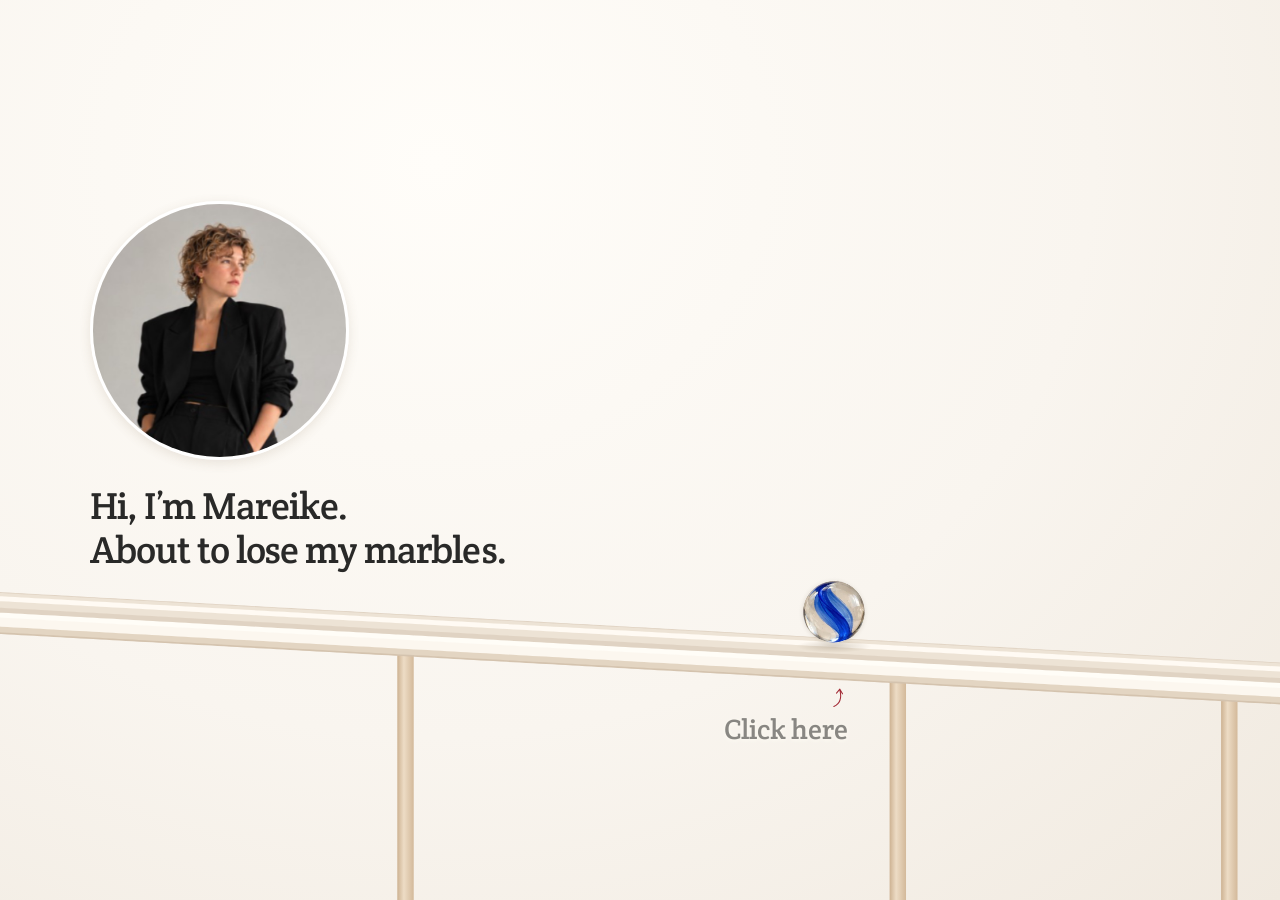
<file: index.html>
<!doctype html><html lang="en"><head><meta charset="utf-8"><meta name="viewport" content="width=device-width, initial-scale=1"><meta name="theme-color" content="#faf8f5"><title>Mareike Jens · Navigating Transformative AI</title><meta name="description" content="Which marbles do you pick? Fill a jar with the AI ideas you’d like to discuss over coffee."><meta property="og:type" content="website"><meta property="og:url" content="https://mareikejens.com/"><meta property="og:site_name" content="Mareike Jens"><meta property="og:title" content="Mareike Jens · Navigating Transformative AI"><meta property="og:description" content="Which marbles would you pick? Fill a jar with the AI ideas you’d like to discuss over coffee."><meta property="og:image" content="https://mareikejens.com/assets/og-image.jpg?v=10"><meta property="og:image:width" content="1200"><meta property="og:image:height" content="630"><meta property="og:image:alt" content="Hi, I’m Mareike. About to lose my marbles. Which marbles would you pick?"><meta name="twitter:card" content="summary_large_image"><meta name="twitter:image" content="https://mareikejens.com/assets/og-image.jpg?v=9"><meta name="twitter:image:alt" content="Hi, I’m Mareike. About to lose my marbles. Which marbles would you pick?"><link rel="icon" href="/favicon.ico?v=2" sizes="48x48"><link rel="icon" type="image/png" sizes="32x32" href="/favicon-32x32.png?v=2"><link rel="icon" type="image/png" sizes="16x16" href="/favicon-16x16.png?v=2"><link rel="icon" type="image/png" sizes="512x512" href="/icon-512.png?v=2"><link rel="apple-touch-icon" href="/apple-touch-icon.png?v=2"><link rel="stylesheet" href="style.css"><link rel="stylesheet" href="play.css"><script defer src="content.js"></script><script defer src="explosion.js"></script><script defer src="motion.js"></script><script defer src="vendor/matter.min.js"></script><script defer src="track.js"></script><script defer src="jar.js"></script><script defer src="play.js"></script><script defer src="app.js"></script></head><body class="cover"><header class="mast"><button class="face" type="button" data-about><img src="assets/mareike.jpg" alt="Mareike Jens"></button><button class="mast-title" type="button" data-about><span id="siteTitle"></span></button><nav class="mast-tools" id="mastTools"></nav></header><main id="app"></main><dialog id="sheet"><button class="x"></button><section id="detail"></section></dialog></body></html>
</file>
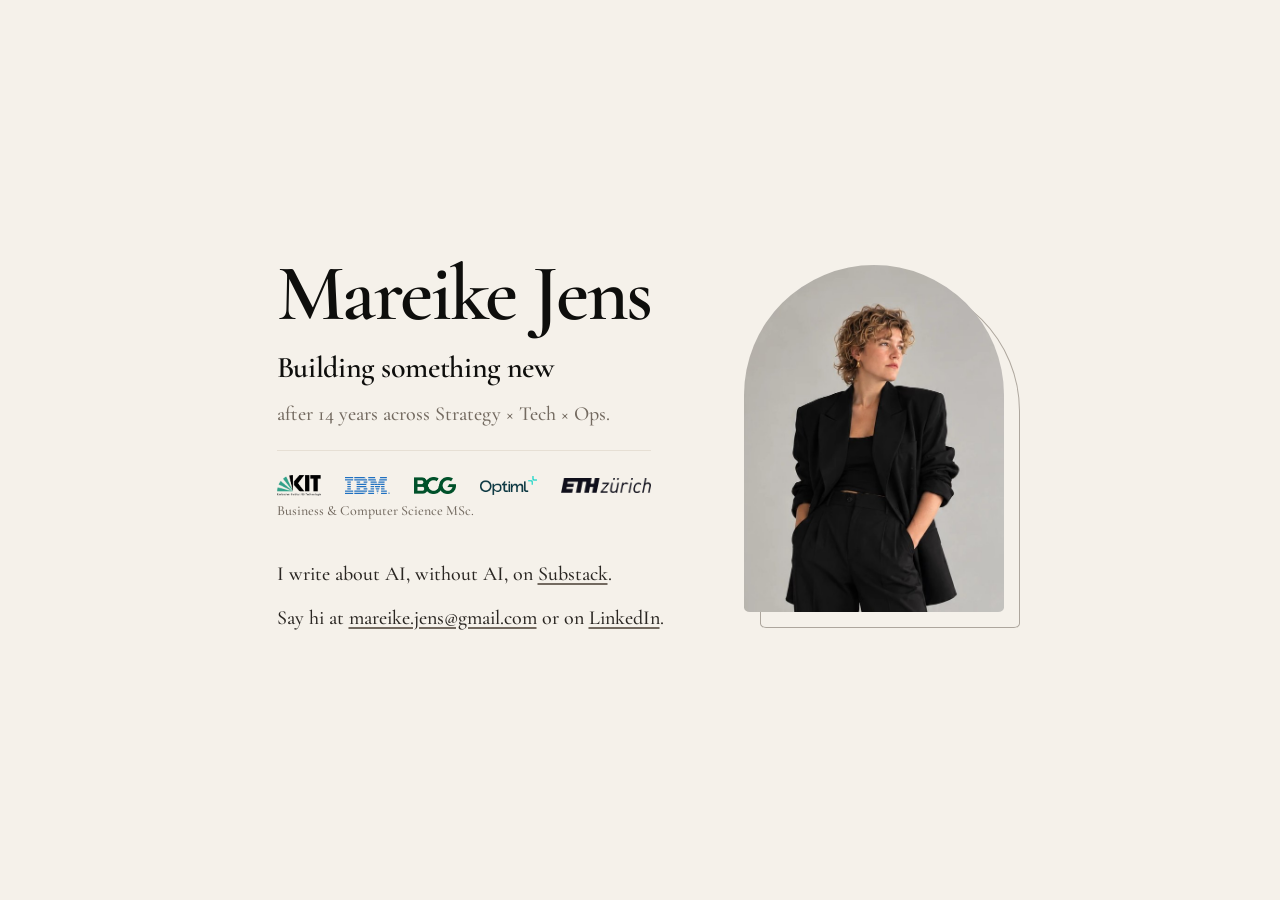
<file: previous/index.html>
<!doctype html>
<html lang="en">
<head><meta name="robots" content="noindex">
<meta charset="utf-8" />
<meta name="viewport" content="width=device-width,initial-scale=1" />
<title>Mareike Jens — Building something new</title>
<meta name="description" content="Mareike Jens, Zürich. Building something new after 14 years across Strategy × Tech × Ops." />
<link rel="canonical" href="https://mareikejens.com/" />
<!-- Link previews (LinkedIn, Slack, WhatsApp) and search snippets. -->
<meta property="og:type" content="website" />
<meta property="og:url" content="https://mareikejens.com/" />
<meta property="og:site_name" content="Mareike Jens" />
<meta property="og:title" content="Mareike Jens — Building something new" />
<meta property="og:description" content="After 14 years across Strategy × Tech × Ops." />
<meta property="og:image" content="https://mareikejens.com/assets/mareike-headshot.jpg" />
<meta property="og:image:alt" content="Mareike Jens" />
<meta name="twitter:card" content="summary" />
<meta name="twitter:image" content="https://mareikejens.com/assets/mareike-headshot.jpg" />
<meta name="twitter:title" content="Mareike Jens — Building something new" />
<meta name="twitter:description" content="After 14 years across Strategy × Tech × Ops." />
<link rel="icon" href="/favicon.ico" sizes="any" />
<link rel="icon" type="image/png" sizes="32x32" href="/favicon-32x32.png" />
<link rel="icon" type="image/png" sizes="16x16" href="/favicon-16x16.png" />
<link rel="apple-touch-icon" href="/apple-touch-icon.png" />
<link rel="me" href="https://mareikejens.substack.com/" />
<link rel="me" href="https://www.linkedin.com/in/mareike-jens/" />
<link rel="preconnect" href="https://fonts.googleapis.com">
<link rel="preconnect" href="https://fonts.gstatic.com" crossorigin>
<link href="https://fonts.googleapis.com/css2?family=Cormorant+Garamond:wght@500;600;700&display=swap" rel="stylesheet">
<style>
  :root{ --bg:#F5F1EA; --line:#E6DFD4; --ink:#0E0E0C; --ink-2:#2a2622; --muted:#736a60; }
  *{box-sizing:border-box}
  html,body{height:100%;margin:0;}
  body{
    display:flex; align-items:center; justify-content:center;
    background:var(--bg); color:var(--ink);
    font-family:'Cormorant Garamond', Georgia, serif; font-weight:500; -webkit-font-smoothing:antialiased;
    padding:0 24px;
  }
  main{max-width:760px; display:flex; flex-direction:column;}
  /* Arch portrait: top corners are half the width round (50% of width = 37.5% of a 3:4 height). */
  .portrait{--arch:50% 50% 6px 6px / 37.5% 37.5% 4.5px 4.5px; order:-1; position:relative; isolation:isolate; width:clamp(118px, 34vw, 150px); margin:0 0 28px;}
  .portrait img{display:block; width:100%; height:auto; aspect-ratio:3/4; object-fit:cover; border-radius:var(--arch);}
  /* Hairline arch offset behind the photo. */
  .portrait::after{content:""; position:absolute; inset:0; z-index:-1; transform:translate(10px, 10px); border:1px solid var(--muted); border-radius:var(--arch); opacity:.55;}
  @media (min-width:880px){
    /* Bottom-anchored: the outline's lower edge lines up with the underline of the last text line. */
    main{flex-direction:row; align-items:flex-end; gap:80px;}
    .portrait{order:0; flex:none; width:260px; margin:0 0 34px;}
    .portrait::after{transform:translate(16px, 16px);}
  }
  .head{width:min-content; max-width:100%;}
  /* Subtitles may run wider than the name; the negative margin keeps them from widening .head, so the logo row ends exactly under "Jens". */
  .head .lede, .head .tagline{width:max-content; max-width:calc(100vw - 48px); margin-right:-100vw;}
  h1{white-space:nowrap; font-weight:600; font-size:clamp(48px, 18vw, 80px); line-height:1; letter-spacing:-.03em; margin:0 0 16px;}
  .lede{font-size:clamp(24px, 4vw, 30px); font-weight:600; line-height:1.2; letter-spacing:-.01em; color:var(--ink); margin:0 0 12px;}
  .tagline{font-size:clamp(16px, 4.6vw, 20px); color:var(--muted); margin:0 0 20px;}
  .logos{display:flex; flex-wrap:nowrap; align-items:center; justify-content:space-between; gap:.7em; font-size:clamp(10px, 2.9vw, 17px); list-style:none; padding:24px 0 22px; margin:0 0 40px; border-top:1px solid var(--line);}
  .logos img{display:block; width:auto;}
  .logos figure{margin:0; position:relative;}
  .logos figcaption{position:absolute; top:100%; left:0; margin-top:6px; white-space:nowrap; font-size:14px; color:var(--muted);}
  p{font-size:clamp(15px, 4.2vw, 20px); line-height:1.6; color:var(--ink-2); margin:0 0 12px;}
  a{color:inherit; text-decoration-color:var(--muted); text-underline-offset:3px;}
  a:hover{text-decoration-color:currentColor;}
</style>
</head>
<body>
<main>
  <div class="text">
  <div class="head">
  <h1>Mareike Jens</h1>
  <p class="lede">Building something new</p>
  <p class="tagline">after 14 years across Strategy × Tech × Ops.</p>
  <ul class="logos" aria-label="Where I've worked and studied">
    <li><figure><img src="/assets/logos/kit.png" alt="KIT" style="height:1.2em"><figcaption>Business &amp; Computer Science MSc.</figcaption></figure></li>
    <li><img src="/assets/logos/ibm.svg" alt="IBM" style="height:1em"></li>
    <li><img src="/assets/logos/bcg.png" alt="BCG" style="height:1em"></li>
    <li><img src="/assets/logos/optiml.png" alt="Optiml" style="height:1.15em"></li>
    <li><img src="/assets/logos/eth.png" alt="ETH Zürich" style="height:.88em"></li>
  </ul>
  </div>
  <p>I write about AI, without AI, on <a href="https://mareikejens.substack.com/">Substack</a>.</p>
  <p>Say hi at <a href="mailto:mareike.jens@gmail.com">mareike.jens@gmail.com</a> or on <a href="https://www.linkedin.com/in/mareike-jens/">LinkedIn</a>.</p>
  </div>
  <figure class="portrait"><img src="/assets/mareike-portrait.jpg" alt="Mareike Jens" width="560" height="747"></figure>
</main>
</body>
</html>
</file>
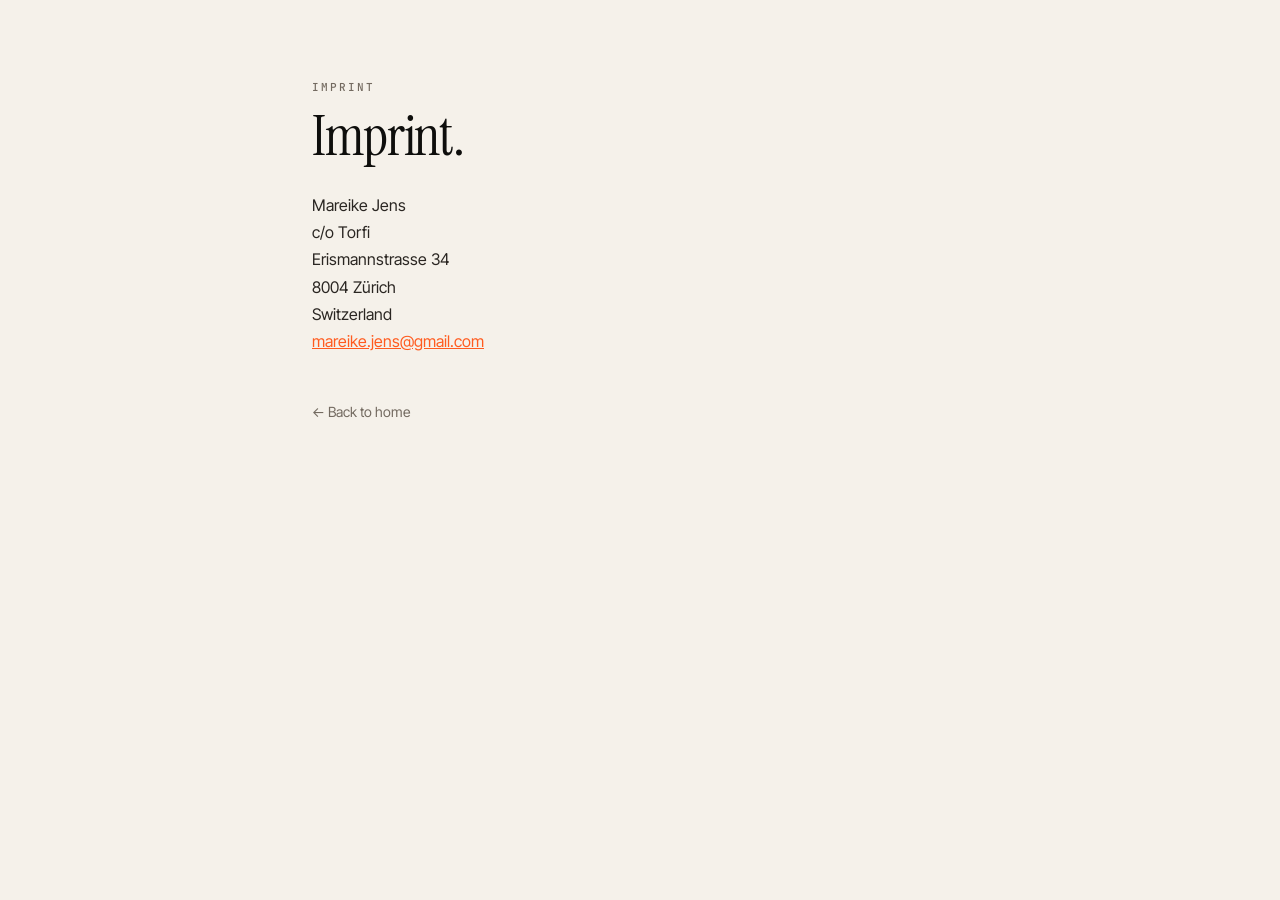
<file: imprint.html>
<!doctype html>
<html lang="en">
<head>
<meta charset="utf-8" />
<meta name="robots" content="noindex, noarchive" />
<meta name="viewport" content="width=device-width,initial-scale=1" />
<title>Imprint — Mareike Jens</title>
<link rel="icon" href="/favicon.ico" sizes="any" />
<link rel="apple-touch-icon" href="/apple-touch-icon.png" />
<link rel="preconnect" href="https://fonts.googleapis.com">
<link rel="preconnect" href="https://fonts.gstatic.com" crossorigin>
<link href="https://fonts.googleapis.com/css2?family=Instrument+Serif:ital@0;1&family=Inter+Tight:wght@400;500;600;700;800&family=JetBrains+Mono:wght@400;500&display=swap" rel="stylesheet">
<style>
  :root{
    --accent:#FF5B1F; --accent-ink:#FF5B1F;
    --bg:#F5F1EA; --surface:#FFFFFF;
    --ink:#0E0E0C; --ink-2:#2a2622; --muted:#736a60; --line:#E6DFD4;
  }
  *{box-sizing:border-box}
  html,body{margin:0;padding:0;background:var(--bg);color:var(--ink);}
  body{font-family:'Inter Tight', system-ui, sans-serif; -webkit-font-smoothing:antialiased;}
  .serif{font-family:'Instrument Serif', serif; font-weight:400; letter-spacing:-.01em;}
  .mono{font-family:'JetBrains Mono', ui-monospace, monospace; letter-spacing:.01em;}
  a{color:inherit;}
  main{max-width:720px; margin:0 auto; padding:80px 32px 120px;}
  .eyebrow{font-family:'JetBrains Mono', monospace; font-size:11px; font-weight:500; text-transform:uppercase; letter-spacing:.18em; color:var(--muted); margin-bottom:14px;}
  h1{font-family:'Instrument Serif', serif; font-size:clamp(36px, 5vw, 56px); line-height:1; margin:0 0 28px; letter-spacing:-.02em; font-weight:400;}
  .body{font-size:16px; line-height:1.7; color:var(--ink-2);}
  .body a{color:var(--accent-ink);}
  .back{display:inline-flex; align-items:center; gap:8px; margin-top:48px; font-size:14px; color:var(--muted); text-decoration:none;}
  .back:hover{color:var(--ink);}
</style>
</head>
<body>
<main>
  <div class="eyebrow">Imprint</div>
  <h1>Imprint.</h1>
  <div class="body">
    Mareike Jens<br>
    c/o Torfi<br>
    Erismannstrasse 34<br>
    8004 Zürich<br>
    Switzerland<br>
    <a href="mailto:mareike.jens@gmail.com">mareike.jens@gmail.com</a>
  </div>
  <a class="back" href="/">← Back to home</a>
</main>
</body>
</html>
</file>
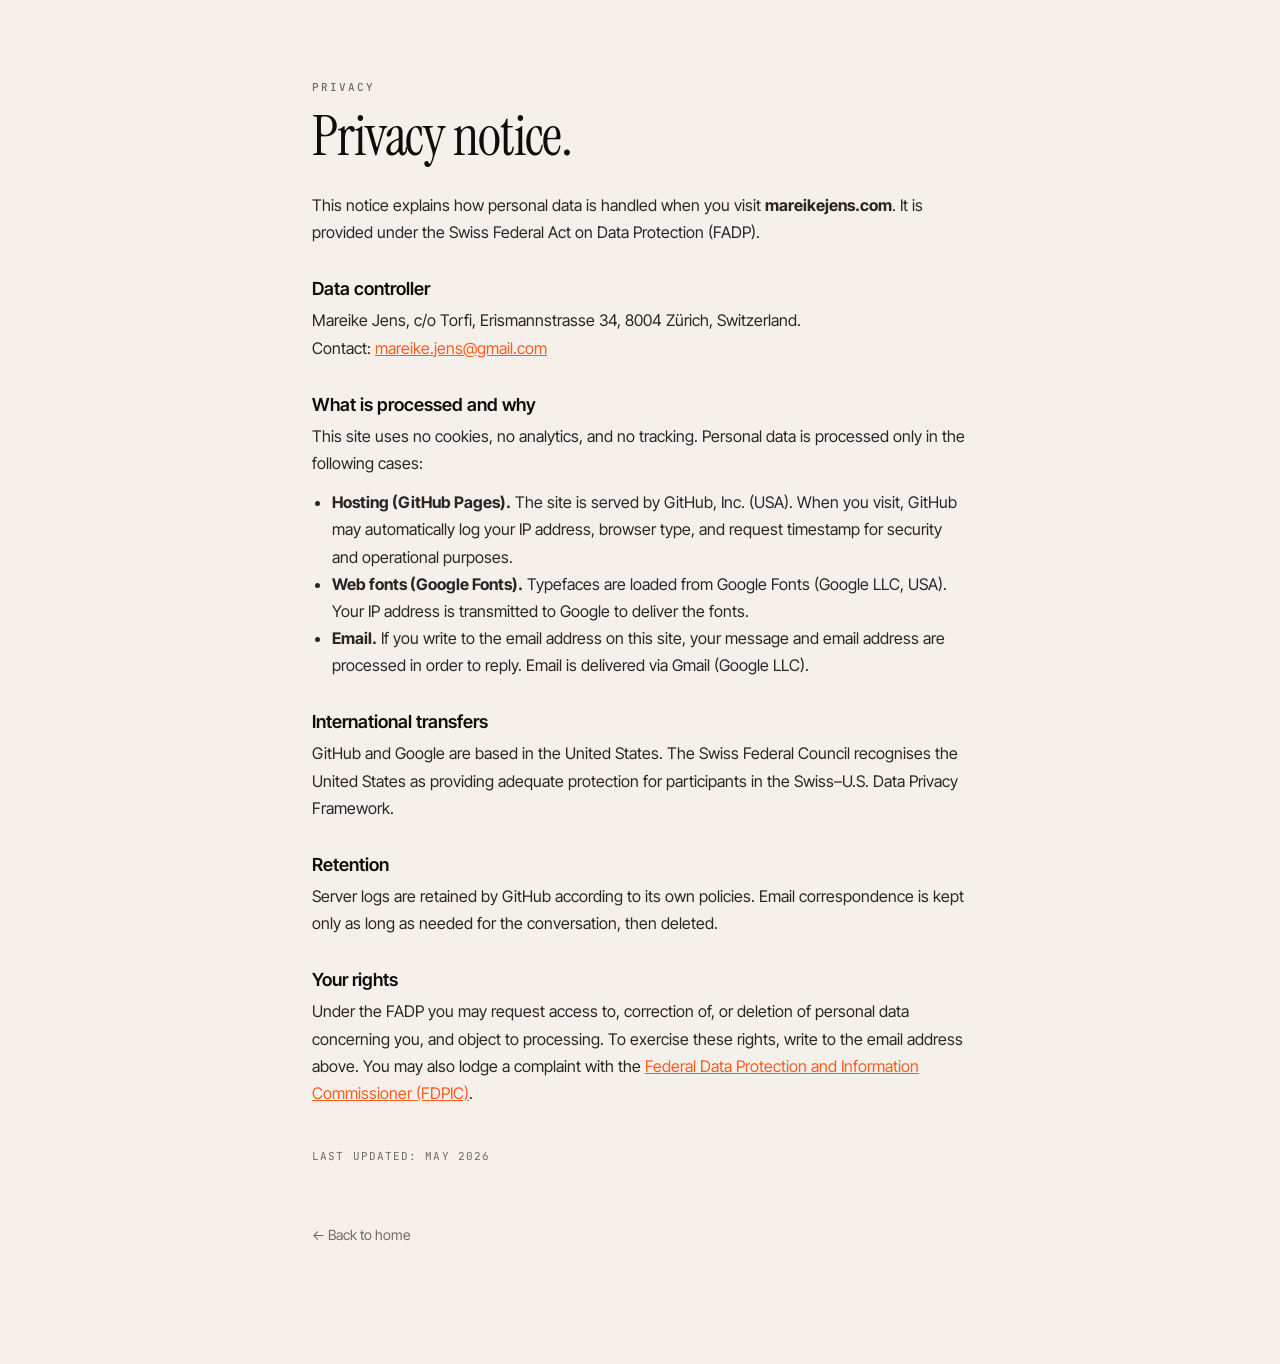
<file: privacy.html>
<!doctype html>
<html lang="en">
<head>
<meta charset="utf-8" />
<meta name="robots" content="noindex, noarchive" />
<meta name="viewport" content="width=device-width,initial-scale=1" />
<title>Privacy — Mareike Jens</title>
<link rel="icon" href="/favicon.ico" sizes="any" />
<link rel="apple-touch-icon" href="/apple-touch-icon.png" />
<link rel="preconnect" href="https://fonts.googleapis.com">
<link rel="preconnect" href="https://fonts.gstatic.com" crossorigin>
<link href="https://fonts.googleapis.com/css2?family=Instrument+Serif:ital@0;1&family=Inter+Tight:wght@400;500;600;700;800&family=JetBrains+Mono:wght@400;500&display=swap" rel="stylesheet">
<style>
  :root{
    --accent:#FF5B1F; --accent-ink:#FF5B1F;
    --bg:#F5F1EA; --surface:#FFFFFF;
    --ink:#0E0E0C; --ink-2:#2a2622; --muted:#736a60; --line:#E6DFD4;
  }
  *{box-sizing:border-box}
  html,body{margin:0;padding:0;background:var(--bg);color:var(--ink);}
  body{font-family:'Inter Tight', system-ui, sans-serif; -webkit-font-smoothing:antialiased;}
  a{color:inherit;}
  main{max-width:720px; margin:0 auto; padding:80px 32px 120px;}
  .eyebrow{font-family:'JetBrains Mono', monospace; font-size:11px; font-weight:500; text-transform:uppercase; letter-spacing:.18em; color:var(--muted); margin-bottom:14px;}
  h1{font-family:'Instrument Serif', serif; font-size:clamp(36px, 5vw, 56px); line-height:1; margin:0 0 28px; letter-spacing:-.02em; font-weight:400;}
  h2{font-family:'Inter Tight', system-ui, sans-serif; font-size:18px; font-weight:600; margin:32px 0 8px;}
  p{font-size:16px; line-height:1.7; color:var(--ink-2); margin:0 0 12px;}
  p a{color:var(--accent-ink);}
  ul{font-size:16px; line-height:1.7; color:var(--ink-2); padding-left:20px; margin:0 0 12px;}
  .back{display:inline-flex; align-items:center; gap:8px; margin-top:48px; font-size:14px; color:var(--muted); text-decoration:none;}
  .back:hover{color:var(--ink);}
  .updated{font-family:'JetBrains Mono', monospace; font-size:11px; color:var(--muted); margin-top:40px; letter-spacing:.1em; text-transform:uppercase;}
</style>
</head>
<body>
<main>
  <div class="eyebrow">Privacy</div>
  <h1>Privacy notice.</h1>

  <p>This notice explains how personal data is handled when you visit <strong>mareikejens.com</strong>. It is provided under the Swiss Federal Act on Data Protection (FADP).</p>

  <h2>Data controller</h2>
  <p>
    Mareike Jens, c/o Torfi, Erismannstrasse 34, 8004 Zürich, Switzerland.<br>
    Contact: <a href="mailto:mareike.jens@gmail.com">mareike.jens@gmail.com</a>
  </p>

  <h2>What is processed and why</h2>
  <p>This site uses no cookies, no analytics, and no tracking. Personal data is processed only in the following cases:</p>
  <ul>
    <li><strong>Hosting (GitHub Pages).</strong> The site is served by GitHub, Inc. (USA). When you visit, GitHub may automatically log your IP address, browser type, and request timestamp for security and operational purposes.</li>
    <li><strong>Web fonts (Google Fonts).</strong> Typefaces are loaded from Google Fonts (Google LLC, USA). Your IP address is transmitted to Google to deliver the fonts.</li>
    <li><strong>Email.</strong> If you write to the email address on this site, your message and email address are processed in order to reply. Email is delivered via Gmail (Google LLC).</li>
  </ul>

  <h2>International transfers</h2>
  <p>GitHub and Google are based in the United States. The Swiss Federal Council recognises the United States as providing adequate protection for participants in the Swiss–U.S. Data Privacy Framework.</p>

  <h2>Retention</h2>
  <p>Server logs are retained by GitHub according to its own policies. Email correspondence is kept only as long as needed for the conversation, then deleted.</p>

  <h2>Your rights</h2>
  <p>Under the FADP you may request access to, correction of, or deletion of personal data concerning you, and object to processing. To exercise these rights, write to the email address above. You may also lodge a complaint with the <a href="https://www.edoeb.admin.ch/" target="_blank" rel="noreferrer">Federal Data Protection and Information Commissioner (FDPIC)</a>.</p>

  <p class="updated">Last updated: May 2026</p>
  <a class="back" href="/">← Back to home</a>
</main>
</body>
</html>
</file>
<file: style.css>
:root{--paper:#faf8f5;--ink:#292928;--muted:var(--ink);--body:clamp(15px,1.32vw,18px);--heading:clamp(26px,3vw,39px);font:400 var(--body)/1.45 -apple-system,BlinkMacSystemFont,"Helvetica Neue",Arial,sans-serif;color:var(--ink);background:var(--paper)}*{box-sizing:border-box}body{margin:0}button,input,textarea{font:inherit;color:inherit}button{cursor:pointer}button:focus-visible,input:focus-visible{outline:2px solid #595b9c;outline-offset:4px}button{border:0;background:none}h1,h2,p{margin:0}h1,h2{font-size:var(--heading);font-weight:500;line-height:1.13;letter-spacing:-.045em}button:disabled{cursor:default;color:#757575}.welcome{min-height:var(--vh,100svh);background:radial-gradient(ellipse at 50% 62%,#f6f7fa,#eceef3);display:grid;place-content:center;text-align:center}.welcome img{display:block;width:112px;height:112px;border:5px solid white;box-shadow:0 4px 10px #21233326;border-radius:50%;margin:0 auto 28px;object-fit:cover;object-position:center 12%}.welcome h1{font-size:30px;font-weight:670}.welcome h1 span{display:block;color:var(--ink)}.welcome p{margin:20px 0 24px}.welcome label{display:block;color:var(--ink);margin-bottom:8px}.namebox{position:relative;width:min(260px,78vw);margin:auto}.namebox input{width:100%;border:0;background:white;border-radius:32px;text-align:center;padding:12px 25px}.start{position:absolute;right:-18px;top:0;width:48px;height:48px;border-radius:50%;background:radial-gradient(at 33% 24%,#fff4ee,#e8d9d0,#cebea8);border:4px solid white;box-shadow:0 4px 9px #302b2830}.stage{position:relative;min-height:var(--vh,100svh);display:flex;flex-direction:column;overflow:clip}.headline{padding:8vh 7vw 0;position:relative;z-index:2;max-width:1200px}.headline p{margin-top:15px;max-width:660px;color:var(--muted)}.worry{color:var(--ink)}.worry .held{color:#ae2731}.illustration{flex:1;display:grid;align-content:center;position:relative;min-height:230px}.illustration svg{width:100%;height:auto;display:block;overflow:visible}.dipart{background:linear-gradient(0deg,#f5f1eb55,transparent 75%)}.machine{background:#f6efe8}.machine .headline{margin-bottom:1vh}.machine .illustration svg{mix-blend-mode:multiply}.controls{position:relative;z-index:3;display:flex;gap:20px;align-items:center;margin:0 7vw;padding:24px 0 30px}.controls .advance{margin-left:auto}.action,.subtle{padding:10px 2px;text-decoration:underline;text-underline-offset:6px;text-decoration-color:#a8a49d}.advance,.primary{padding:11px 24px;border-radius:30px;background:#292b2d;color:white;min-height:44px}.pause{margin-left:12px;color:var(--muted)}.ball{--tint:#b7d2eb;display:inline-block;position:relative;flex:none;width:var(--diam,48px);height:var(--diam,48px);border-radius:50%;background:url("assets/glass.webp") center/cover;box-shadow:inset 0 0 0 1px #7069594d,1px 5px 6px -3px #65544070;isolation:isolate}.ball:before{content:"";position:absolute;inset:0;border-radius:50%;background:var(--tint);mix-blend-mode:multiply;opacity:.63}.ball:after{content:"";position:absolute;inset:0;border-radius:50%;background:radial-gradient(ellipse at 24% 20%,#fff9,transparent 22%,transparent 67%,#ffffff55 92%);box-shadow:inset 0 0 7px color-mix(in srgb,var(--tint),transparent 40%)}.world{min-height:var(--vh,100svh);position:relative;overflow:hidden}.cloud{position:absolute;inset:0;overflow:clip;pointer-events:none}.cloud .ball{position:absolute;animation:appear .7s both;animation-delay:var(--delay)}@keyframes appear{from{transform:translateY(20px) scale(.5);opacity:0}to{transform:none;opacity:1}}.covercopy{position:relative;text-align:center;max-width:650px;margin:auto;background:radial-gradient(ellipse,#faf8f5 50%,#faf8f500 75%);padding:38px 32px}.covercopy p{margin:16px auto 0}.flood{min-height:calc(var(--vh,100svh) - 90px);display:grid;place-items:center}.world header{padding:36px 5vw 16px;display:flex;align-items:flex-start;justify-content:space-between;gap:24px}.world header p{color:var(--muted);margin-top:10px}.world h1{font-size:clamp(24px,2.7vw,36px)}.field{position:relative;margin:12px 5vw 0;display:grid;grid-template-columns:repeat(5,minmax(0,1fr));gap:24px 12px;align-items:start}.pick{min-width:0;display:flex;align-items:center;flex-direction:column;gap:11px;text-align:center;position:relative;line-height:1.2;padding:3px;overflow-wrap:anywhere}.pick .ball{transition:translate .23s}.pick:hover .ball{translate:0 -4px}.named .pick:nth-child(3n){margin-top:16px}.world .controls{margin:10px 5vw 0}.rows{margin:8px 5vw 0;display:grid;gap:12px}.row{display:grid;grid-template-columns:minmax(170px,23%) 1fr;align-items:center;gap:20px}.row h2{font-size:var(--body);letter-spacing:0;font-weight:600}.rail{position:relative;display:grid;grid-template-columns:repeat(var(--slots),minmax(0,1fr));gap:4px;align-items:start;padding:7px 8px 8px;isolation:isolate}.rail:before{content:"";position:absolute;z-index:-1;left:0;right:0;top:calc(var(--diam,48px) - 3px);height:13px;background:linear-gradient(#fffcf6 5%,#f3eadf 43%,#d4c7b5 81%,#f6f0e9);border-radius:8% 8% 13% 13% / 0% 0% 100% 100%;box-shadow:0 5px 6px -4px #54432d50}.rail:after{content:"";position:absolute;top:calc(var(--diam,48px) + 9px);left:4%;right:4%;height:5px;border-inline:4px solid #d9bd99;z-index:-2}.rail .pick{font-size:var(--body)}.openplace i{width:34px;height:9px;border-radius:50%;background:#dacfc1;box-shadow:inset 1px 3px 3px #897b6a33;margin-top:calc(var(--diam,48px) - 9px)}.pick.selected .ball{opacity:.35}.jarbtn{display:flex;align-items:center;gap:10px;white-space:nowrap}.jar{display:inline-block;position:relative;width:42px;height:52px;border-radius:6px 6px 13px 13px;border:2px solid #b8b7ad;border-top:5px double #a7aba4;background:linear-gradient(100deg,#fff 3%,#ffffff12 28%,#d2d8cc30 70%,#fff 94%);box-shadow:inset 0 -4px 2px #babdb866,2px 4px 6px #4443}.jar em{position:absolute;bottom:5px;left:6px;color:var(--ink);font-style:normal}.world footer{margin:16px 5vw 25px}dialog{width:min(520px,93vw);max-height:88svh;overflow:auto;background:var(--paper);border:1px solid #dedbd4;border-radius:18px;padding:43px 35px 33px;box-shadow:0 18px 65px #29272828}dialog::backdrop{background:#34333145;backdrop-filter:blur(6px)}.x{position:absolute;right:14px;top:9px;padding:8px}.detail .ball{--diam:85px;margin-bottom:25px}.detail h2{margin:10px 0 20px}.detail p{margin-bottom:24px}.cat{color:var(--muted)}.item{display:flex;gap:13px;align-items:center;padding:14px 0;border-bottom:1px solid #dedbd4}.item .ball{--diam:32px}.item button{margin-left:auto}.jarcopy{margin-top:24px}.turning{cursor:pointer}.turning:focus{outline:none}.pause[hidden]{display:none}
@media(max-width:720px){.headline{padding:9vh 7vw 0}.illustration{overflow:hidden}.illustration svg{width:155%;max-width:none;margin-left:-22%}.machine .illustration svg{width:170%;margin-left:var(--pan,-20%)}.world header{padding-top:22px;gap:10px}.world header h1{max-width:350px}.jarbtn{flex-direction:column;gap:0;font-size:14px}.field{grid-template-columns:repeat(3,minmax(0,1fr));gap:16px 8px}.named .pick:nth-child(3n){margin-top:0}.rows{gap:20px}.row{display:block}.row h2{margin-bottom:4px}.rail{grid-template-columns:repeat(var(--slots),minmax(0,1fr));--diam:34px;padding-inline:0}.rail .pick{font-size:14px}.row:first-child .rail{grid-template-columns:repeat(3,minmax(0,1fr));row-gap:12px}.row:first-child .rail:before{display:none}.row:first-child .pick:before{content:'';position:absolute;top:32px;width:100%;height:8px;background:linear-gradient(#fcf9f3,#d7cdbf);border-radius:0 0 50% 50%;z-index:-1}.row:first-child .rail:after{display:none}.controls{padding:18px 0 24px}.covercopy{padding:22px}.field .pick{font-size:14px}.world header h1{font-size:25px}.machine .headline{min-height:170px}}
@media(prefers-reduced-motion:reduce){*,*:after,*:before{animation-duration:.001ms!important;transition-duration:.001ms!important}}
.machine .illustration svg{mix-blend-mode:normal}.machine{background:#f6efe9}.machine svg #traveller,.machine svg #contact,.machine svg [id^=mate]{transition:opacity .22s ease}h1[tabindex="-1"]:focus{outline:none}

.bottle svg { position: absolute; inset: 0; width: 150px; height: 196px; overflow: visible; }
.jar-glass { fill: none; } /* was url(#jg), a gradient that does not exist: Chrome drew nothing, Safari drew the jar black */
.jt { stop-color: var(--glass-tint); } .js { stop-color: var(--jar-shine); }
.jar-edge { fill: none; stroke: var(--glass-edge); stroke-width: 1.4; }
.jar-back { fill: rgba(var(--shadow), .07); stroke: var(--glass-edge); stroke-width: 1; opacity: .8; }
.jar-foot { fill: url(#jb); }
.jar-wall { fill: none; stroke: var(--jar-shine); stroke-width: 1; opacity: .5; }
.jar-thread { fill: none; stroke: var(--glass-edge); stroke-width: 1.2; stroke-linecap: round; opacity: .75; }
.jar-lip { fill: var(--jar-lip); stroke: var(--glass-edge); stroke-width: 1.1; }
.jar-hi { fill: var(--jar-shine); opacity: .82; }
.jar-shine { fill: none; stroke: var(--jar-shine); stroke-linecap: round; }
.jar-floor { fill: rgba(var(--shadow), .24); filter: blur(6px); }
.jar-caustic { fill: var(--jar-shine); opacity: .75; filter: blur(5px); }
.jar-marbles { position: absolute; inset: 0;
  clip-path: path("M40 14 L40 34 C40 48 17 49 17 70 L17 168 C17 180 41 188 75 188 C109 188 133 180 133 168 L133 70 C133 49 110 48 110 34 L110 14 Z"); }
:root{--glass-tint:#c8d3cc;--jar-shine:#fff;--glass-edge:#96998c;--jar-lip:#dde0d4;--shadow:74,62,48}
.bottle{width:105px;height:137.2px;display:block;position:relative}.bottle-inner{position:absolute;inset:0;transform-origin:50% 95%}.bottle-scale{position:absolute;inset:0;width:150px;height:196px;transform:scale(.7);transform-origin:0 0}.jarbtn{position:fixed;z-index:5;right:3vw;bottom:4vh;display:grid;justify-items:center;gap:1px;max-width:175px;white-space:normal;text-align:center;background:radial-gradient(ellipse at 50% 70%,#faf8f5 35%,transparent 74%)}.jar-marbles .ball{position:absolute;top:0;left:0}.jarbtn.over .bottle-inner{scale:1.07}.jar-count{font-variant-numeric:tabular-nums}.jarbtn.over .bottle{filter:drop-shadow(0 2px 6px #a8977855)}.drag-orb,.flying-orb{position:fixed;left:0;top:0;z-index:100;pointer-events:none;line-height:0}.pick .ball{touch-action:none;cursor:grab}.pick.selected .ball{cursor:pointer}.named .field,.shelves .rows{margin-right:max(175px,15vw)}.named .controls{margin-right:max(175px,15vw)}.machine .illustration{min-height:48svh;position:relative;overflow:hidden}.machine .illustration svg{position:absolute;inset:0;width:100%;height:100%;margin:0}.machine{background:linear-gradient(140deg,#fbf8f3,#f5ede5)}.headline{animation:ink-in .45s both}@keyframes ink-in{from{opacity:0;transform:translateY(5px)}to{opacity:1;transform:none}}.ball{background-color:#f5ede4}.world header h1{max-width:24ch}.shelves .rail:before{box-shadow:0 5px 7px -5px #604e32aa}
@media(max-width:720px){.bottle{width:75px;height:98px}.bottle-scale{transform:scale(.5)}.jarbtn{right:10px;bottom:9px;background:#faf8f5ef;border-radius:18px;padding:4px 8px;max-width:120px}.shelves .rows,.named .field{margin-right:5vw}.named .controls{margin-right:125px}.world{padding-bottom:115px}.machine .illustration svg{width:100%;margin:0}.machine .headline{min-height:145px}.shelves footer{max-width:60%}}
.flood{position:relative;height:var(--vh,100svh);min-height:var(--vh,100svh);display:block;overflow:hidden}.flood .cloud>span{position:absolute}.flood .ball{rotate:var(--angle)}.flood .covercopy{position:absolute;inset:0 0 auto;text-align:left;max-width:none;margin:0;padding:8vh 7vw 9vh;background:linear-gradient(#faf8f5 5%,#faf8f5ee 50%,#faf8f500);backdrop-filter:blur(5px);mask-image:linear-gradient(black 68%,transparent)}.flood .covercopy p{margin:9px 0}.world:has(.flood){padding:0}.world:has(.flood) .controls{position:absolute;bottom:0;left:0;right:0;margin:0;padding:40px 7vw 25px;background:linear-gradient(transparent,#faf8f5ed 44%)}.machine{background:#f8f3ed}
.presented-bottle{width:150px;height:196px;margin:0 auto 20px;position:relative}.presented-bottle .bottle-scale{transform:none}.presented-bottle svg{position:absolute;inset:0;width:150px;height:196px}.presented-bottle .ball{margin:0}.jar-detail .item .ball{margin:0}

:root{--mast-height:60px}.mast{position:sticky;top:0;z-index:6;height:var(--mast-height);display:flex;align-items:center;gap:11px;padding:0 7vw;background:#faf8f5f5}.mast img{width:34px;height:34px;border-radius:50%;object-fit:cover;object-position:center 12%}.mast span{font-weight:550}.welcome,.stage,.world{min-height:calc(var(--vh,100svh) - var(--mast-height))}.flood{height:calc(var(--vh,100svh) - var(--mast-height));min-height:calc(var(--vh,100svh) - var(--mast-height))}.start{background:transparent url("assets/glass.webp") center/cover;border:0;box-shadow:0 3px 7px #453b392b}.welcome{background:#faf8f5}@media(max-width:720px){:root{--mast-height:54px}.mast img{width:30px;height:30px}}

.stage,.world:has(.flood),.world.named{cursor:pointer}.station .headline{text-align:center;width:100%;max-width:none}.station .headline p{margin-inline:auto}.beat{color:inherit;font-weight:inherit}.stressed .beat{color:#a32b36;text-decoration:underline;text-decoration-thickness:.065em;text-underline-offset:.14em}.keyboard-next:not(:focus-visible){position:absolute;width:1px;height:1px;overflow:hidden;clip-path:inset(50%);padding:0;border:0}.keyboard-next:focus-visible{margin-left:auto;padding:9px 18px}.controls .pause{margin-left:auto}
@font-face{font-family:"Crete Round";src:url("assets/fonts/CreteRound-Regular.ttf") format("truetype");font-style:normal;font-weight:400;font-display:swap}
.mast span,h1,.welcome h1,.world h1,.detail h2{font-family:"Crete Round",Georgia,serif;font-weight:400;letter-spacing:-.025em}
.opening{position:relative;isolation:isolate;overflow:hidden;background:#f6efe7}.opening .illustration{position:absolute;inset:0;min-height:0;z-index:-2}.opening .illustration svg{position:absolute;inset:0;width:100%;height:100%;margin:0;mix-blend-mode:normal}.opening:before{content:"";position:absolute;inset:0;z-index:-1;pointer-events:none;background:linear-gradient(95deg,#fbf7f1f5 0%,#faf5eedc 24%,#faf5ee45 53%,transparent 75%)}.welcome.opening{display:flex;align-items:center;padding:5vh 7vw;text-align:left}.welcome-copy{width:min(390px,90vw)}.welcome-copy img{width:clamp(100px,13vw,166px);height:auto;aspect-ratio:1;margin:0 0 24px;border-width:3px}.welcome h1{font-size:var(--heading)}.welcome h1 span{color:var(--ink)}.welcome-copy form{margin-top:25px}.welcome-copy label{color:var(--ink)}.welcome-copy .namebox{margin:0;width:min(310px,80vw)}.welcome-copy input{text-align:left;padding-right:56px}.welcome-copy .start{right:0;background:#292928;color:white;border:0;box-shadow:none}.opening .headline{padding-top:13vh;max-width:min(840px,72vw)}.opening .headline h1{font-size:clamp(38px,5.4vw,77px);line-height:1.04}.opening .controls{margin-top:auto}
@media(max-width:700px){.welcome.opening{align-items:flex-start;padding-top:3vh}.welcome-copy img{width:96px;margin-bottom:12px}.welcome-copy form{margin-top:14px}.opening:before{background:linear-gradient(#faf5eeef 2%,#faf5eeeb 34%,#faf5ee55 52%,transparent 68%)}.opening .headline{max-width:100%;padding-top:8vh}.welcome h1{font-size:26px}}
.welcome.opening{justify-content:flex-start}
/* The sculpture and its motion use the same viewport from cover to rewind. */
.machine,.welcome.opening{background:radial-gradient(ellipse at 64% 46%,#fffcf7,#f6efe6 83%)}.machine .illustration{position:absolute;inset:0;min-height:0;z-index:0}.machine .illustration svg{mix-blend-mode:normal}.machine .headline,.machine .controls{z-index:2}.machine .controls{margin-top:auto}.opening:before{display:none}.welcome.opening .illustration{z-index:0}.welcome-copy{position:relative;z-index:1}.welcome-copy .namebox input{padding-right:20px}.marble-start{position:absolute;width:max(52px,var(--orb-size));height:max(52px,var(--orb-size));transform:translate(-50%,-50%);z-index:3;padding:0;border:0;border-radius:50%;background:transparent}.marble-start span{position:absolute;left:50%;bottom:calc(100% + 9px);transform:translateX(-50%);white-space:nowrap;color:var(--ink);font-size:var(--body);text-shadow:0 1px 3px #fffcf4}.marble-start:hover span{text-decoration:underline;text-underline-offset:4px}
.ball{background:transparent url("assets/clear-glass.png") center/cover;box-shadow:1px 4px 5px -3px #70553c73}.ball:before{background:var(--tint);opacity:1;mix-blend-mode:color;mask:url("assets/ribbon-mask.png") center/cover}.ball:after{display:none}
.shelves .rows{display:grid;grid-template-columns:repeat(2,minmax(0,1fr));gap:26px 5vw;margin:20px 6vw 0}.shelves .row{display:block}.shelves .row h2{margin:0 0 10px}.shelves .rail,.shelves .row:first-child .rail{--diam:clamp(36px,3.5vw,53px);display:grid;grid-template-columns:repeat(var(--slots),minmax(0,1fr));gap:4px;padding:0 12px}.shelves .rail:before,.shelves .row:first-child .rail:before{content:'';display:block;position:absolute;inset:calc(var(--diam)*.52) 0 auto;height:calc(var(--diam)*.98);border-radius:0;background:transparent url("assets/porcelain-shelf.png") center/100% 100% no-repeat;box-shadow:none;filter:drop-shadow(0 5px 4px #8e786330);z-index:-1}.shelves .rail:after,.shelves .row:first-child .pick:before{display:none}.shelves .rail .pick{padding:0;gap:calc(var(--diam)*.53);font-size:clamp(13px,1.2vw,17px)}.shelves .rail .ball{outline:0}.shelves .rail .ball:after{display:block;position:absolute;inset:auto -7% -5%;height:17%;border-radius:0 0 50% 50%;background:linear-gradient(#fff9ed,#e0d2c2);box-shadow:0 2px 3px #8a75522b}.shelves .row:last-child{grid-column:1}.shelves .openplace i{margin-top:calc(var(--diam) - 8px)}
@media(max-width:720px){.shelves .rows{grid-template-columns:minmax(0,1fr);gap:24px;margin-inline:5vw}.shelves .rail,.shelves .row:first-child .rail{--diam:32px;padding-inline:3px}.shelves .rail .pick{font-size:12px}.marble-start span{font-size:14px}.machine .headline{min-height:0}.shelves .row:first-child .rail{column-gap:3px}}
@font-face{font-family:"Average Sans";src:url("assets/fonts/AverageSans-Regular.ttf") format("truetype");font-style:normal;font-weight:400;font-display:swap}
:root,button,input,textarea,select{font-family:"Average Sans",Arial,sans-serif}
h1,h2,h3,h4,h5,h6,.mast span,.shelves .row h2,summary{font-family:"Crete Round",Georgia,serif;font-weight:400}
.ball{background-image:var(--glass,url("assets/glass.webp"))}.ball:before{display:none}.shelves .rows{grid-template-columns:minmax(0,1.15fr) minmax(0,1fr)}.rail .pick>span:last-child{hyphens:auto}
@media(max-width:720px){.shelves .rows{grid-template-columns:minmax(0,1fr)}}
/* The scene picture is the card's backdrop: it bleeds to the top and side edges of the sheet and fades into the paper,
   and the marble sits on its lower edge. .detail becomes a column so "order" can lift the picture above marble and title.
   Without a picture (.missing) the figure stays in the text flow and shows the scene in words. */
.detail:has(.card-scene){display:flex;flex-direction:column;align-items:flex-start}
.card-scene{margin:0}.card-scene figcaption{display:none}
.card-scene:not(.missing){order:-1;align-self:stretch;margin:-43px -35px -58px;aspect-ratio:3/2}
.card-scene:not(.missing) img{display:block;width:100%;height:100%;object-fit:cover;border-radius:17px 17px 0 0;-webkit-mask-image:linear-gradient(#000 62%,#0000);mask-image:linear-gradient(#000 62%,#0000)}.detail:has(.card-scene:not(.missing))>.ball{box-shadow:0 0 0 5px var(--paper),1px 6px 9px -3px #65544070}
dialog:has(.card-scene:not(.missing)) .x{z-index:1;width:36px;height:36px;padding:0;border-radius:50%;background:#faf8f5d9}
.card-scene.missing img{display:none}.card-scene.missing figcaption{display:block;line-height:1.45}
.card-scene.missing figcaption b{display:block;font-family:"Crete Round",Georgia,serif;font-weight:400;margin:0 0 4px}
.card-sections{margin:22px 0 26px}.card-sections dt{font-family:"Crete Round",Georgia,serif;margin:16px 0 4px}.card-sections dd{margin:0;line-height:1.45}
.welcome-copy{pointer-events:none}.marble-start:focus-visible{outline-offset:4px}
.marble-start:before{content:"";position:absolute;left:50%;top:50%;width:var(--orb-size);height:var(--orb-size);transform:translate(-50%,-50%) translateX(var(--roll-x)) rotate(var(--roll-angle));border-radius:50%;background:url("assets/glass.webp") center/cover;box-shadow:0 1px 4px #55463224}.shelves footer{display:flex;gap:24px}

.flood{display:block;background:#f6f4f0;isolation:isolate}
.flood .covercopy{position:relative;z-index:1;text-align:left;max-width:none;margin:0;padding:clamp(18px,3vh,32px) 6vw 48px;background:linear-gradient(#f6f4f0 15%,#f6f4f0ea 62%,#f6f4f000);backdrop-filter:blur(5px);mask-image:linear-gradient(black 70%,transparent)}
.flood .covercopy h1{max-width:none}.flood .covercopy p{margin:4px 0 0}
.specimens{position:absolute;inset:0;overflow:hidden}
.specimen{position:absolute;width:var(--orb);aspect-ratio:1;display:block}
.specimen img{width:100%;height:auto;display:block}.orb-bounds{position:absolute;top:2%;left:1%;width:98%;aspect-ratio:1}
.world:has(.flood) .controls{padding:28px 6vw 12px;background:linear-gradient(transparent,#f6f4f0eb 60%)}
.ball{background-size:103% auto;background-position:center 6%;background-repeat:no-repeat}
:root{--studio:radial-gradient(ellipse at 34% 18%,#fffdf9 0,#f9f5ef 55%,#f0e9df 100%);--motion-ease:cubic-bezier(.22,.68,.2,1)}
.machine,.welcome.opening,.flood,.shelves{background:var(--studio)}
.mast{background:#fcfaf6f2}.mast img,.welcome img{box-shadow:0 3px 12px #6e553723}
.marble-start:before{background-image:url("assets/run-glass.webp")}

.station .headline h1{letter-spacing:-.03em}.stressed .beat{text-decoration-color:#aa534c;text-underline-offset:.16em}.beat{transition:color .16s linear}
.rail .ball{transition:translate .24s var(--motion-ease),opacity .24s}.shelves .rail:before{filter:drop-shadow(0 6px 5px #82644329)}
dialog{background:var(--studio);border:1px solid #e2d8c8;box-shadow:0 20px 80px #48372833}
@media(prefers-reduced-motion:no-preference){
  .flood .specimen{animation:glass-arrives .55s var(--motion-ease) both}
  .shelves .row h2,.shelves .rail .pick>span:last-child{animation:card-lettering .65s ease both}
  dialog[open]{animation:sheet-arrives .24s var(--motion-ease)}
}
@keyframes glass-arrives{from{opacity:0;translate:0 6px}to{opacity:1;translate:0 0}}
@keyframes card-lettering{0%,24%{opacity:0}100%{opacity:1}}
@keyframes sheet-arrives{from{opacity:0;translate:0 9px}to{opacity:1;translate:0 0}}
.shelves .jarbtn{--jar-scale:1.4;max-width:none;right:3vw;bottom:12vh;gap:12px;padding:10px;border-radius:44%;background:radial-gradient(ellipse at 50% 63%,#fffdf888,transparent 72%)}
.shelves .bottle{width:calc(150px * var(--jar-scale));height:calc(196px * var(--jar-scale));filter:drop-shadow(0 7px 6px #846d4c24)}
.shelves .bottle-scale{transform:scale(var(--jar-scale))}.shelves .rows{margin-right:calc(6vw + 212px);column-gap:3vw}.shelves .jarbtn>span:last-of-type{font-family:"Crete Round",Georgia,serif}.catch-point{position:absolute;right:12%;top:8%;pointer-events:none;font:400 27px/1 "Crete Round",Georgia,serif;color:#805020;text-shadow:0 1px 3px white}
.jarbtn.catching .jar-lip,.jarbtn.over .jar-lip{stroke:#b8935a;stroke-width:2}.jarbtn.over .bottle-inner{transition:scale .16s;scale:1.05}
@media(max-width:900px){.shelves .jarbtn{--jar-scale:1.04;right:10px}.shelves .rows{margin-right:185px}}
@media(max-width:720px){.shelves .jarbtn{--jar-scale:.75;bottom:4px;right:4px;gap:0;background:radial-gradient(ellipse,#faf8f5 45%,#faf8f5d6 62%,transparent 75%);padding:4px}.shelves .rows{margin-inline:5vw}.shelves{padding-bottom:168px}.catch-point{font-size:22px}}


/* Cover: no header yet. The portrait is the way in, and docks into the header when the run starts. */
.cover .mast{visibility:hidden}
.cover .welcome{margin-top:calc(-1*var(--mast-height));min-height:var(--vh,100svh)}
.face{display:block;padding:0;border-radius:50%;line-height:0;flex:none}
.mast .face img{display:block}
.welcome-copy .face{pointer-events:auto;margin:0 0 24px}
.welcome-copy .face img{width:clamp(150px,19vw,240px);margin:0;transition:scale .24s var(--motion-ease)}
.welcome-copy .face:hover img{scale:1.03}
@media(max-width:700px){.welcome-copy .face{margin-bottom:14px}.welcome-copy .face img{width:132px}}
/* About card, in the same sheet as an idea. Logos follow the strip on mareikejens.com. */
.about .portrait{display:block;width:85px;height:85px;border-radius:50%;object-fit:cover;object-position:center 12%;border:3px solid white;box-shadow:0 3px 12px #6e553723;margin-bottom:25px}
.about p{margin-bottom:16px}.about .small{color:var(--muted);font-size:.9em}
.about .logos{display:flex;align-items:center;justify-content:space-between;gap:.7em;font-size:clamp(10px,2.9vw,17px);list-style:none;padding:22px 0;margin:22px 0 0;border-top:1px solid #e2d8c8;border-bottom:1px solid #e2d8c8}
.about .logos img{display:block;width:auto}
.about .links{display:flex;flex-wrap:wrap;gap:6px 22px;margin:20px 0 0}
.about .links a{color:inherit;text-decoration:underline;text-underline-offset:6px;text-decoration-color:#a8a49d}

/* Click-through story. Each scene plays, comes to rest and waits for a click anywhere: no button, no hint.
   The Continue button stays for keyboard users (visible on focus). */
.ready .pause{display:none}
/* Between scenes the words fade out before the next line fades in (ink-in restarts when .leaving comes off). */
.headline.leaving{animation:none;opacity:0;translate:0 -4px;transition:opacity .2s ease,translate .2s ease}
@media(prefers-reduced-motion:no-preference){
  /* "I am." has the screen to itself, at full headline size, while the marble starts down the drop. Partway down it
     gives its place to "What if…" (it lies over that line, so nothing jumps), which builds while the marble races to
     the break. The swap follows the marble, not a clock: app.js sets .whatif-now from the scene's progress. */
  .headline h1:has(.iam){position:relative}
  .iam{position:absolute;inset:0 0 auto;transition:opacity .45s ease}
  .whatif-now .iam{opacity:0}
  .iam+.whatif{opacity:0;transition:opacity .6s ease .25s}
  .whatif-now .iam+.whatif{opacity:1}
  /* A [bracketed] word in the body line lands a beat after the sentence, like a spoken pause. */
  /* "Fast." lands with a punch on the frame the marble is pushed (see surge in motion.js), not a soft fade. */
  .headline .late{display:inline-block;opacity:0}.headline .late.now{opacity:1;animation:fast-in .32s cubic-bezier(.2,1.7,.45,1) both}
  @keyframes fast-in{from{opacity:0;transform:translateX(-10px) scale(.7)}to{opacity:1;transform:none}}
  @keyframes late-in{from{opacity:0}to{opacity:1}}
  /* Changes between whole screens are made in go() in app.js: the old screen fades out, then the new one fades in. */
}
/* Narrow cover: the rail runs under the headline, so the copy sits low and the run lands about two thirds down, where the story scenes hold it.
   Below the rail: the Start button. */
@media(max-width:700px){.welcome.opening{align-items:flex-end;padding-bottom:calc(30svh + 56px)}}
/* Story headlines keep line breaks typed in content.js ("Transformative AI\nis coming."). */
.headline h1{white-space:pre-line}
/* About card: the portrait leads, sized to the card. Line breaks typed in content.js are kept. */
.about .portrait{width:clamp(120px,34vw,168px);height:auto;aspect-ratio:1;border-width:4px;margin-bottom:22px}
.about p{white-space:pre-line}
/* The stressed word turns red, without an underline. */
.stressed .beat{text-decoration:none}
/* "What if…" holds the line; the danger it asks about appears when the marble tips. */
.whatif{display:block;color:var(--ink)}
/* The second half of a question waits, invisible but holding its line, until the visitor clicks. */
.held{display:block;opacity:0;transition:opacity .4s ease}
.held.shown{opacity:1}
/* "I am." is Mareike's answer to "Are you worried?", on its own line above "What if…". */
.iam{display:block}
/* "What if…" and the danger read as one pair, a touch apart so the lines don't collide. */
.headline:has(.iam) .answer{display:block;margin-top:.12em}
/* "What if… We lose control?" is one line (owner, 26 Nov): the question and the danger sit side by side. "I am." still lies over the
   same line first (it is absolutely placed), and the two fade in one after the other as before. */
.headline:has(.iam) .whatif,.headline:has(.iam) .answer{display:inline;margin:0}
/* On the narrowest phones (320px) the line is 8px too wide at 26px, so it shrinks a little with the screen instead of wrapping. */
@media(max-width:700px){.headline:has(.iam) h1{font-size:min(26px,7.6vw)}}
.answer,.headline:has(.whatif) p{opacity:0;transition:opacity .4s ease}
.stressed .answer,.stressed .headline:has(.whatif) p{opacity:1}
/* The burst answers "What if…": the danger lands a breath after it, while the pieces still fly. */
.stressed .answer{transition:opacity .6s ease .4s}.stressed .headline:has(.whatif) p{transition:opacity .6s ease .4s}

/* ---- Marble page ----
   Marbles are cut to clean circles with a soft shadow and arrive spreading out from the first one. After about a second they part
   around a rounded clearing (--dx/--dy, worked out in fillMarbleField). The sentence fades in there first, then the question replaces it. */
.flood .specimen{width:auto;animation-delay:var(--in)}
.flood .specimen img{aspect-ratio:1;object-fit:cover;object-position:50% 0;border-radius:50%;box-shadow:0 .2em .3em -.12em #6e553747}
.flood.settled .specimen{transform:translate(var(--dx),var(--dy))}
.flood .specimens{mask-image:linear-gradient(#000 calc(100% - 170px),transparent calc(100% - 84px));-webkit-mask-image:linear-gradient(#000 calc(100% - 170px),transparent calc(100% - 84px))}
.clearing{position:absolute;pointer-events:none;opacity:0;left:var(--cx);top:var(--cy);width:calc(var(--rx)*2.05);height:calc(var(--ry)*2.15);translate:-50% -50%;scale:.6;background:radial-gradient(closest-side,#fffdf9 45%,#fffdf900)}
.flood.settled .clearing{opacity:1;scale:1}
.flood .covercopy{position:absolute;z-index:2;left:var(--cx);top:var(--cy);width:calc(var(--rx)*1.66);translate:-50% -50%;text-align:center;background:none;backdrop-filter:none;-webkit-backdrop-filter:none;mask-image:none;-webkit-mask-image:none;padding:0}
.flood .covercopy h1{font:inherit;letter-spacing:0;color:var(--ink);max-width:none}
.flood .covercopy p{font-family:"Crete Round",Georgia,serif;letter-spacing:-.025em;color:var(--ink);text-wrap:balance;font-size:clamp(27px,7.3vw,46px);line-height:1.08;margin:10px 0 0}
.flood .covercopy h1,.flood .covercopy p{opacity:0;translate:0 8px}
.flood.settled .covercopy h1,.flood.settled .covercopy p{opacity:1;translate:0 0}
.world:has(.flood) .controls{background:none}
@media(prefers-reduced-motion:no-preference){
  .flood .specimen{transition:transform var(--time) var(--motion-ease) var(--delay)}
  /* The sentence stands alone in the clearing, as large as the question. Then (.asked, set in flood()) it lifts away and the question
     fades in on the same spot. Without motion the two simply sit one above the other, as styled above. */
  .flood .covercopy{display:grid;place-items:center}
  .flood .covercopy h1,.flood .covercopy p{grid-area:1/1;margin:0}
  .flood .covercopy h1{font-family:"Crete Round",Georgia,serif;font-size:clamp(27px,7.3vw,46px);line-height:1.08;letter-spacing:-.025em;color:var(--ink);text-wrap:balance;transition:opacity .6s ease .45s,translate .6s var(--motion-ease) .45s}
  .flood .covercopy p{transition:opacity .8s ease .4s,translate .8s var(--motion-ease) .4s}
  .flood.settled:not(.asked) .covercopy p{opacity:0;translate:0 8px}
  .flood.asked .covercopy h1{opacity:0;translate:0 -8px;transition-delay:0s;transition-duration:.45s}
  .clearing{transition:opacity .8s ease,scale .9s var(--motion-ease)}
  /* Once parted, each marble floats a few pixels on its own slow beat. */
  .flood .specimen img{animation:marble-drift var(--beat) ease-in-out var(--phase) infinite alternate}
}
@keyframes marble-drift{from{translate:calc(var(--ax)*-1) calc(var(--ay)*-1)}to{translate:var(--ax) var(--ay)}}

/* Marble field → game (handover() in app.js). The field floats on a layer above the game while its marbles fly to the shelves or part. */
.handover{position:fixed;inset:0;z-index:5;overflow:hidden;pointer-events:none}
.handover .flood{background:none}
.handover .specimen{animation:none}
.handover.going .flood .covercopy,.handover.going .flood .clearing,.handover.going .controls,.handover.going .slide-arrow{opacity:0;transition:opacity .3s ease}
/* The next screen waits until the marbles have mostly parted (they fade from about .3s to .75s), so its words do not sit under them. */
.play.arriving{animation:game-arrives .55s ease .4s both}
.play .pick.incoming .ball{opacity:0;transition:none}
@keyframes game-arrives{from{opacity:0}to{opacity:1}}

/* Header title: name, a dot, then the board's title. */
.mast #siteTitle{display:flex;align-items:baseline;gap:.5em}
.mast-dot{color:var(--ink);flex:none}.mast-who{flex:none}
@media(max-width:700px){
  /* Phone header: still one line. The type shrinks with the screen so name, dot and title fit beside the portrait. */
  .mast{gap:8px}.mast #siteTitle{gap:.35em;font-size:clamp(11px,3.55vw,15px)}
  /* Phone cover: the copy keeps equal margins left and right; the marble waits at its right margin, on the rail under the headline. */
  .welcome-copy{width:100%}
  /* The run passes directly under the headline, so anything below it starts beneath the rail. */
  .welcome-copy .visit-notice{margin-top:52px}
}
/* Phone: a problem headline that needs two lines splits into two even ones and stays centred inside the margins. */
@media(max-width:700px){.station .headline h1,.station .headline p{text-wrap:balance;overflow-wrap:break-word}}
/* Phone idea card: everything fits one iPhone screen without scrolling. The picture is a shallower strip, the
   marble is smaller, and the gaps between category, title and the three sections are tightened. */
@media(max-width:700px){
  dialog:has(.card-sections){max-height:96svh;padding:43px 22px 14px}
  /* A fixed height, not an aspect ratio: inside the card's column layout the picture would otherwise insist on its full 3:2 height. */
  dialog:has(.card-sections) .card-scene:not(.missing){margin:-43px -22px -34px;aspect-ratio:auto;height:54vw;min-height:0;flex:none}
  .detail:has(.card-sections)>.ball{--diam:54px;margin-bottom:8px}
  .detail:has(.card-sections)>.cat{margin-bottom:2px;font-size:13.5px}
  .detail:has(.card-sections)>h2{margin:0 0 4px;font-size:23px}
  .detail .card-sections{margin:6px 0 16px}
  .detail .card-sections dt{margin:9px 0 2px}
  .detail .card-sections dd{line-height:1.36;font-size:14.5px}
  /* The button's upward glow is kept short so it does not wash out the last line of text. */
  .detail:has(.card-sections)>.primary[data-card]{margin-top:2px;box-shadow:0 36px 0 36px #f8f3ec,0 -4px 8px 3px #f8f3ecee}
}
/* Phone about card: wider card with slim side margins, so "…go well." holds the first line and all four links sit in one row. The background line is a lighter grey. */
.about .small{color:#8c877f}
@media(max-width:700px){dialog:has(.about){width:calc(100vw - 20px);padding-inline:20px}.about .links{column-gap:18px}}
/* In the jar, marble and title are one button that opens the idea card again. */
.item .open-idea{display:flex;flex:1;min-width:0;gap:13px;align-items:center;padding:0;margin:0;text-align:left;color:inherit;text-decoration:none;white-space:normal}
.item .open-idea span{text-decoration:underline;text-decoration-color:transparent;text-underline-offset:5px;transition:text-decoration-color .2s}
.item .open-idea:hover span,.item .open-idea:focus-visible span{text-decoration-color:#a8a49d}
/* iPhone Safari zooms in on any field with text under 16px and stays zoomed, which pushes the page off the right edge
   and the bottom. 16px fields stop that, without blocking pinch-zoom for people who need it. */
input,textarea,select{font-size:max(16px,1em)}
/* No rubber-band bounce: every screen is exactly one viewport tall. */
html{overscroll-behavior-y:none}
/* The Back button sits in the same spot on every screen: the story, the marble page and the question before the game. */
.world:has(.flood) .controls{padding:24px 7vw 30px}
@media(max-width:720px){.world:has(.flood) .controls{padding:18px 7vw 24px}}

/* No zoom on a double tap (pinch still works), and no text selection in the story: a fast second tap is just "continue". */
html{touch-action:manipulation}.machine{user-select:none;-webkit-user-select:none;-webkit-touch-callout:none}
/* "Are you worried?": the closer the marble is dragged to the edge (--worry, 0 to 1, set in app.js), the redder the page. */
.machine .illustration{box-shadow:inset 0 0 calc(var(--worry,0)*150px) calc(var(--worry,0)*26px) #a32b3659}
.drag-level{transform-origin:0 50%;scale:calc(1 + var(--worry,0)*.5);transition:scale .15s linear}

/* The privacy link: small and quiet, on the About card and under the send form. */
.legal-link{font:inherit;font-size:10px;color:#b0a99d;padding:2px 0;text-decoration:underline;text-decoration-color:#e6dfd4;text-underline-offset:2px}.legal-link:hover{color:#8c877f}.about .legal-link{display:block;margin-top:4px}.fine .legal-link{font-size:inherit}
.legal-text h3{margin:16px 0 3px;font-size:14px;font-weight:600}.legal-text p{margin:0 0 6px;font-size:14px;line-height:1.45}

/* Desktop about card: wide enough (37em of text, so it scales with the font) that the lead takes two lines and
   "Based in Zürich…" one. The phone card keeps its own width (max-width:700px rule above). */
@media(min-width:701px){dialog:has(.about){width:min(calc(37em + 70px),93vw)}}
/* The cover line "About to lose my marbles." stays on one line on every phone: the headline shrinks with the screen below 360px (and with Safari page zoom). */
/* The photo is as wide as "Hi, I'm Mareike." (that line is 6.75 times the headline size). */
@media(max-width:700px){.welcome h1{font-size:min(26px,7.2vw)}.welcome h1 span{white-space:nowrap}.welcome-copy .face img{width:calc(min(26px,7.2vw)*6.75);height:auto;aspect-ratio:1}}
/* Desktop too: "About to lose my marbles." on one line, the photo as wide as "Hi, I'm Mareike." (headline size × 6.75). */
@media(min-width:701px){.welcome h1 span{white-space:nowrap}.welcome-copy .face img{width:calc(var(--heading)*6.75);height:auto;aspect-ratio:1}}
/* On a computer the text-only story lines ("But even if…", "…safely.", "Because:") sit centred above the track like the
   problem lines, instead of top left where the start of the run passes behind them. */
@media(min-width:701px){.machine:not(.opening):not(.station) .headline{text-align:center;width:100%;max-width:none}}

/* Cover: no name, one big round Start (machine() in app.js sets it above the waiting marble on a computer, under the rail at the
   copy's right margin on a phone). Porcelain with an ink rim; a red ring breathes out of it now and then. The marble starts too. */
.visit-notice:empty{display:none}
.cover-start{position:absolute;z-index:3;left:0;top:0;width:clamp(128px,11.5vw,156px);aspect-ratio:1;border-radius:50%;display:grid;place-content:center;justify-items:center;gap:7px;padding:0;background:radial-gradient(circle at 36% 28%,#fffefb,#f8f1e7 62%,#ebe0d0);border:1.5px solid var(--ink);box-shadow:0 12px 26px -10px #6e553770,inset 0 -5px 9px #d6c6ae40;color:var(--ink);font:400 clamp(27px,2.3vw,33px)/1 "Crete Round",Georgia,serif;letter-spacing:-.02em;transition:background .25s,color .25s}
.cover-start svg{width:38px;height:15px;fill:none;stroke:#a32b36;stroke-width:2.2;stroke-linecap:round;stroke-linejoin:round;transition:translate .25s var(--motion-ease),stroke .25s}
@media(hover:hover){.cover-start:hover{background:var(--ink);color:#fffdf9}.cover-start:hover svg{stroke:#fffdf9;translate:5px 0}}
.cover-start:before{content:"";position:absolute;inset:-1.5px;border-radius:50%;border:1.5px solid #a32b36;opacity:0;pointer-events:none}
@media(prefers-reduced-motion:no-preference){.cover-start{animation:start-breathe 2.8s ease-in-out infinite}.cover-start:before{animation:start-ring 2.8s ease-out infinite}}
@keyframes start-breathe{0%,100%{scale:1}50%{scale:1.04}}
@keyframes start-ring{0%{opacity:.6;scale:1}75%,100%{opacity:0;scale:1.3}}
@media(max-width:700px){.cover-start{width:108px;gap:5px;font-size:25px}.cover-start svg{width:32px;height:13px}}
/* ‹ › on every story screen, like on slides: at the left and right edge, half way down. Same as ←/→ and Back. */
.slide-arrow{position:absolute;z-index:3;top:50%;translate:0 -50%;width:50px;height:50px;border-radius:50%;display:grid;place-items:center;padding:0;background:#fffdf9c7;border:1px solid #d6c9b7;box-shadow:0 4px 12px -6px #6e553755;color:var(--ink);transition:background .2s,color .2s,border-color .2s}
.slide-arrow svg{width:26px;height:26px;fill:none;stroke:currentColor;stroke-width:2;stroke-linecap:round;stroke-linejoin:round}
.slide-arrow.prev{left:max(12px,1.8vw)}.slide-arrow.next{right:max(12px,1.8vw)}
@media(hover:hover){.slide-arrow:hover{background:var(--ink);border-color:var(--ink);color:#fffdf9}}   /* not on touch: a tapped arrow would stay dark */
@media(max-width:700px){.slide-arrow{width:42px;height:42px;background:#fffdf9b0}.slide-arrow svg{width:22px;height:22px}.slide-arrow.prev{left:6px}.slide-arrow.next{right:6px}}
/* "Transformative AI" (joined by a no-break space in content.js) must fit one line on the narrowest phones: below 360px the opening headlines shrink with the screen. */
@media(max-width:700px){.opening .headline h1{font-size:min(38px,10.6vw)}}
/* Quieter slide arrows (owner, 26 Nov): no disc, no rim, no shadow; just a thin chevron in soft ink that darkens on hover. */
.slide-arrow,.slide-arrow:hover{background:none;border:0;box-shadow:none}
.slide-arrow{width:44px;height:44px;color:#29292880}
.slide-arrow svg{width:22px;height:22px;stroke-width:1.6}
@media(hover:hover){.slide-arrow:hover{color:var(--ink)}}
@media(max-width:700px){.slide-arrow{width:40px;height:40px;background:none}.slide-arrow svg{width:20px;height:20px}}
/* Cover call to action, two versions to compare (welcome() in app.js). Both say "Click here", without an arrow. */
/* Tag (default): a handwritten-feeling note above the marble with a thin curved stroke down to it; it rolls with the marble and
   bobs gently. The marble is the button; the round porcelain Start is gone. */
.cta-tag .cover-start{display:none}
.cta-tag .marble-start{cursor:pointer}
.cta-tag .marble-start span{display:block;bottom:calc(50% + var(--orb-size)/2 + 6px);transform:translateX(calc(-50% + var(--roll-x,0px)));font:400 21px/1 "Crete Round",Georgia,serif;letter-spacing:-.01em;color:var(--ink);text-shadow:0 1px 4px #fffcf4;text-decoration:none;animation:cta-bob 2.4s ease-in-out infinite}
.cta-tag .marble-start span svg{display:block;width:16px;height:22px;margin:4px auto 0;translate:6px 0;fill:none;stroke:#a32b36;stroke-width:1.6;stroke-linecap:round;stroke-linejoin:round}
.cta-tag .marble-start:hover span{text-decoration:none;color:#a32b36}
@keyframes cta-bob{50%{translate:0 -5px}}
/* Pill: a small frosted-glass capsule, no ink rim, a soft shadow and a slow sheen. */
.cta-pill .marble-start span{display:none}
.cta-pill .cover-start{width:auto;aspect-ratio:auto;height:auto;border-radius:999px;padding:13px 24px 14px;display:block;background:linear-gradient(180deg,#fffffff2,#fbf5ecd9);border:1px solid #fff;box-shadow:0 10px 26px -12px #6e553780,0 0 0 1px #e3d6c3,inset 0 -2px 4px #e9dcc955;font:400 20px/1 "Crete Round",Georgia,serif;letter-spacing:-.01em;color:var(--ink);overflow:hidden;animation:none;-webkit-backdrop-filter:blur(6px);backdrop-filter:blur(6px)}
.cta-pill .cover-start:before{inset:0;border:0;border-radius:inherit;opacity:1;background:linear-gradient(105deg,transparent 35%,#ffffffb0 50%,transparent 65%) -120% 0/250% 100% no-repeat;animation:cta-sheen 3.6s ease-in-out infinite}
.cta-pill .cover-start:hover{background:#fff;color:#a32b36}
@keyframes cta-sheen{60%,100%{background-position:220% 0}}
@media(prefers-reduced-motion:reduce){.cta-tag .marble-start span,.cta-pill .cover-start:before{animation:none}}
/* Sizes: bigger on a computer, where the space around the marble is large. On a phone the marble sits at the right edge, so the
   note hangs to its left (its stroke stays over the marble) instead of being cut off by the screen edge. */
.cta-tag .marble-start span{font-size:clamp(21px,1.9vw,28px)}
.cta-pill .cover-start{font-size:clamp(20px,1.6vw,25px);padding:.7em 1.25em .75em}
@media(max-width:700px){.cta-tag .marble-start span{transform:translateX(calc(-100% + 14px + var(--roll-x,0px)));text-align:right}.cta-tag .marble-start span svg{margin:4px 0 0 auto;translate:-2px 0}}
@media(min-width:701px){.cta-tag .marble-start span{font-size:clamp(24px,2.2vw,32px)}.cta-pill .cover-start{font-size:clamp(22px,1.9vw,28px)}}
/* Default cover call to action (owner, 26 Nov): just big "CLICK HERE" in grey capitals, no button shape, no arrow. Placed like the
   old Start (above the marble on a computer, under the rail at the right margin on a phone); darkens on hover; the marble starts too. */
.cta-text .marble-start span{display:none}
.cta-text .cover-start{width:auto;height:auto;aspect-ratio:auto;border:0;border-radius:0;background:none;box-shadow:none;padding:6px 2px;display:block;animation:none;
  font:400 clamp(30px,3.2vw,46px)/1 "Crete Round",Georgia,serif;text-transform:uppercase;letter-spacing:.06em;color:#29292873;white-space:nowrap;transition:color .25s}
.cta-text .cover-start:before{display:none}
.cta-text .cover-start:hover,.cta-text .cover-start:focus-visible{background:none;color:var(--ink)}
@media(max-width:700px){.cta-text .cover-start{font-size:clamp(24px,7.4vw,30px)}}
/* The note sits under the run now, its red stroke pointing up at the marble (owner, 26 Nov). */
.cta-tag .marble-start span{bottom:auto;top:calc(50% + var(--orb-size)/2 + 24px);display:flex;flex-direction:column-reverse;align-items:center}
.cta-tag .marble-start span svg{margin:0 0 6px;scale:1 -1}
@media(max-width:700px){.cta-tag .marble-start span{align-items:flex-end}.cta-tag .marble-start span svg{margin:0 0 6px auto}}
/* Clear of the rail at every size (the rail grows with the marble), and hanging to the left of the marble, away from the posts. */
.cta-tag .marble-start span{top:calc(50% + var(--orb-size)*1.05 + 10px);transform:translateX(calc(-100% + 14px + var(--roll-x,0px)));align-items:flex-end;text-align:right}
.cta-tag .marble-start span svg{margin:0 0 6px auto;translate:-2px 0}
/* The note in grey (owner, 26 Nov), darker on hover; the small red stroke stays. */
.cta-tag .marble-start span{color:#2929288c}
.cta-tag .marble-start:hover span,.cta-tag .marble-start:focus-visible span{color:var(--ink)}
/* Marble field: the arrows lie over marbles, so a soft paper-coloured glow keeps them readable (no disc), and they are a bit darker. */
.flood .slide-arrow{z-index:4;color:#292928b3;filter:drop-shadow(0 0 3px #fffdf9) drop-shadow(0 0 7px #fffdf9) drop-shadow(0 0 12px #fffdf9)}
.flood .slide-arrow{color:var(--ink);filter:drop-shadow(0 0 2px #fffdf9) drop-shadow(0 0 5px #fffdf9) drop-shadow(0 0 9px #fffdf9) drop-shadow(0 0 14px #fffdf9)}.flood .slide-arrow svg{stroke-width:2.2}
/* A soft paper glow (no edge, no ring) behind the arrows where they lie over marbles. */
.flood .slide-arrow,.flood .slide-arrow:hover{background:radial-gradient(circle,#fffdf9f2 0 38%,#fffdf900 70%)}
/* The site title in the header opens the About card, like the portrait next to it. */
.mast-title{background:none;border:0;padding:0;margin:0;font:inherit;color:inherit;text-align:left;cursor:pointer}
@media(hover:hover){.mast-title:hover span{text-decoration:underline;text-underline-offset:4px;text-decoration-thickness:1px}}
/* Owner, 26 Nov: the marbles reach further down; only a short fade at the very bottom (was a ~170px empty band). */
.flood .specimens{mask-image:linear-gradient(#000 calc(100% - 72px),transparent calc(100% - 8px));-webkit-mask-image:linear-gradient(#000 calc(100% - 72px),transparent calc(100% - 8px))}
/* Run → marble field (go() in app.js): the run fades away around the marble (the words leave through .headline.leaving), and
   the marble stays where it is and then becomes one of the marbles of the field. No cross-fade of the whole page here: it showed the old screen half-transparent
   over the arriving marbles. <defs> is left alone: the marble is cut round by a shape defined in there. */
.machine.departing .controls,.machine.departing .illustration svg>:not(defs,#mate2){opacity:0!important;transition:opacity .22s ease}
/* Computer cover: the rail, the marble and the "Click here" note hang below the headline, and they grow with the width of
   the screen (about 98px + 5.85vw in all). The copy used to be centred on its own, so on a wide but low screen (a laptop)
   the note ended at the very bottom edge. Now that room is kept free underneath and the whole picture is centred. */
@media(min-width:701px){.welcome.opening{padding-bottom:calc(98px + 5.85vw)}}
</file>
<file: play.css>
/* The game screen (play.js): shelves on top, a porcelain marble run in the middle, the jar at the bottom. */
.world.play{height:calc(var(--vh,100svh) - var(--mast-height));min-height:500px;padding:0;background:var(--studio);overflow:hidden;user-select:none;-webkit-user-select:none}
.play-stage{--diam:42px;--jar-scale:.9;--tint:#8643cb;position:relative;width:min(100vw,460px);height:100%;margin:0 auto;display:flex;flex-direction:column;overflow:hidden;touch-action:none}

/* header: which problem you are looking at, and how to move between the five */
.play .play-head{display:block;padding:10px 18px 0;position:relative;z-index:2}




.play .play-head h1{font-size:clamp(25px,7vw,31px);max-width:none;margin-top:0;line-height:1.1;letter-spacing:-.03em}









/* shelves */
.play-shelves{display:grid;gap:8px;padding:2px 12px 0;position:relative;z-index:2}
.play .rail{position:relative;display:grid;grid-template-columns:repeat(var(--slots),calc((100% - (var(--cols,var(--slots)) - 1)*4px)/var(--cols,var(--slots))));justify-content:center;gap:4px;padding:0 6px;isolation:isolate;align-items:start}
.play .rail:before{content:"";position:absolute;z-index:-1;inset:calc(var(--diam)*.52) 2% auto;height:calc(var(--diam)*.98);border-radius:0;
  background:transparent url("assets/porcelain-shelf.png") center/100% 100% no-repeat;box-shadow:none;filter:drop-shadow(0 5px 4px #8e786330)}
.play .rail:after{display:none}
.play .pick{padding:0 2px;gap:calc(var(--diam)*.5);font-size:12.5px;line-height:1.18;touch-action:none;cursor:grab;-webkit-tap-highlight-color:transparent}
.play .pick .ball{--diam:inherit;width:var(--diam);height:var(--diam);transition:opacity .35s,translate .24s var(--motion-ease)}
.play .pick-name{display:-webkit-box;-webkit-line-clamp:3;-webkit-box-orient:vertical;overflow:hidden;hyphens:auto;color:var(--ink);transition:color .35s}
.play .pick.selected .ball{opacity:.14}
.play .pick.selected .pick-name{color:var(--ink)}
.play .pick.away .ball{opacity:0;transition:none}
.play .pick:active{cursor:grabbing}

/* ramps, funnel and marbles in the air */
.play-art{position:absolute;inset:0;width:100%;height:100%;pointer-events:none;z-index:1;overflow:visible}
.rail-line{stroke:#f3ebde;stroke-width:7;stroke-linecap:round;filter:drop-shadow(0 3px 2px #6e553738)}
.play-loose{position:absolute;inset:0;pointer-events:none;z-index:4}
.loose-orb{position:absolute;left:0;top:0;margin:0;will-change:transform;box-shadow:1px 5px 7px -3px #65544080;transition:scale .18s var(--motion-ease),box-shadow .18s}
.loose-orb.held{scale:1.14;box-shadow:3px 16px 18px -8px #65544066}
.play-live{position:absolute;width:1px;height:1px;overflow:hidden;clip-path:inset(50%)}

/* the jar */
.play-jar{position:absolute;z-index:3;left:50%;bottom:4px;translate:-50% 0;padding:0;display:grid;justify-items:center;gap:1px;-webkit-tap-highlight-color:transparent}
.play .bottle{display:block;position:relative;width:calc(150px*var(--jar-scale));height:calc(196px*var(--jar-scale));filter:drop-shadow(0 7px 6px #846d4c24)}
.play .bottle-scale{transform:scale(var(--jar-scale))}
.jar-label{display:flex;align-items:center;gap:7px;font:400 15px/1.2 "Crete Round",Georgia,serif;white-space:nowrap;color:var(--ink)}
.jar-count{min-width:22px;height:22px;padding:0 6px;border-radius:11px;display:grid;place-items:center;font:600 12.5px/1 "Average Sans",Arial,sans-serif;font-variant-numeric:tabular-nums;background:#e9dfd0;color:var(--ink);transition:background .3s,color .3s}
.play-jar.filled .jar-count{background:var(--ink);color:#fff}
.jar-open{font-size:11.5px;color:var(--muted);opacity:0;transition:opacity .4s}
.play-jar.filled .jar-open{opacity:1}
/* The cork sits down in the mouth like a stopper (just proud of the rim), so the closed jar does not read as a head with a hat. */
.cork{position:absolute;left:30%;top:1.5%;width:40%;height:8%;border-radius:5px 5px 3px 3px;opacity:0;translate:0 -26px;pointer-events:none;
  background:linear-gradient(90deg,#a97a4b,#dcb689 38%,#c79c6b 62%,#9a6c3f);box-shadow:inset 0 -3px 3px #6b47234d,0 2px 3px #54432d40;transition:opacity .3s,translate .45s cubic-bezier(.3,1.5,.5,1)}
.play-jar.sealed .cork{opacity:1;translate:0 0}
.jar-say{position:absolute;z-index:5;left:50%;bottom:calc(100% + 6px);transform:translateX(-50%);pointer-events:none;white-space:nowrap;max-width:240px;overflow:hidden;text-overflow:ellipsis;
  font:400 15px/1.2 "Crete Round",Georgia,serif;color:var(--ink);text-shadow:0 1px 4px #fffdf8,0 0 10px #fffdf8}

/* corner buttons */
/* Back, bottom left, where the other screens have it. It leads home. */
.play-back{position:absolute;z-index:3;left:min(7vw,32px);bottom:24px;padding:10px 2px;color:var(--ink);text-decoration:underline;text-underline-offset:6px;text-decoration-color:#a8a49d}
/* "Add your own": the last marble on the shelf, in grey glass, and not draggable. */
.play .pick.add-own{cursor:pointer;touch-action:manipulation}
.play .add-own .pick-name{text-decoration:underline;text-decoration-color:#b9ad9c;text-underline-offset:4px}
.add-own:hover .ball{translate:0 -3px}
.ball.own{background-image:url("assets/glass.webp");filter:grayscale(1) brightness(1.13) contrast(.9)}
.send-jar{position:absolute;z-index:3;right:10px;bottom:14px;padding:10px 18px;min-height:44px;font-size:14.5px;box-shadow:0 5px 12px -5px #29272866}
.send-jar.sealed{background:#6d6257}
@media(prefers-reduced-motion:no-preference){.send-jar:not([hidden]){animation:send-arrives .45s var(--motion-ease) both}}
@keyframes send-arrives{from{opacity:0;translate:0 10px}to{opacity:1;translate:0 0}}

/* tools in the top bar */
.mast-tools{margin-left:auto;display:flex;align-items:center;gap:2px}
.tool{min-width:40px;height:40px;border-radius:20px;padding:0 8px;font-size:15px;color:var(--muted);white-space:nowrap}
.tool.sound{font-size:19px}.tool.sound[aria-pressed="false"]{opacity:.4;text-decoration:line-through}
.mast span{min-width:0;overflow:hidden;text-overflow:ellipsis;white-space:nowrap}

@media(max-height:700px){
  
  .play-stage{--jar-scale:.78}.play .pick-name{-webkit-line-clamp:2}
}

/* sheets */
.detail>.ball.own,.own-form>.ball.own{--diam:72px}.item .ball.own{--diam:32px}
.own-note{white-space:pre-wrap}
.own-form label,.send-form label{display:block;margin:14px 0 0;font-size:14px;color:var(--muted)}
.own-form input,.own-form textarea,.own-form select,.send-form input,.send-form textarea{display:block;width:100%;margin-top:5px;padding:10px 12px;font-size:16px;color:var(--ink);background:#fff;border:1px solid #d9cebd;border-radius:11px}
.own-form .primary,.send-form .primary{margin-top:20px;width:100%}
.own-form .ball{margin-bottom:14px}
.send-form{margin-top:26px}.send-form h3{font-size:20px;margin:0;letter-spacing:-.02em}
.send-form .fine{font-size:12.5px;line-height:1.4;color:var(--muted);margin:14px 0 0}
.send-status{min-height:1.4em;margin:12px 0 0!important;font-size:14px;color:#805020}
.copy-jar{display:block;margin-top:4px}
.hp{position:absolute!important;left:-9999px;width:1px;height:1px;overflow:hidden}
.jar-detail .reading{font:400 18px/1.3 "Crete Round",Georgia,serif;margin:0 0 12px}
.mix{display:flex;gap:2px;height:8px;border-radius:5px;overflow:hidden;margin-bottom:8px}
.item em{font-style:normal;font-size:11.5px;padding:2px 7px;border-radius:9px;background:#ece3d5;color:var(--ink);margin-left:6px;white-space:nowrap}
.item span{min-width:0}
.item button{color:var(--muted);text-decoration:underline;text-decoration-color:#c9bdac;text-underline-offset:4px;white-space:nowrap}

/* sending, in one step */
.send-form h2{margin:0 0 8px}
.send-note{margin-top:12px}
.send-note summary{font-size:14px;color:var(--muted);cursor:pointer;text-decoration:underline;text-decoration-color:#c9bdac;text-underline-offset:4px;list-style:none}
.send-note summary::-webkit-details-marker{display:none}
.send-note[open] summary{display:none}
.send-or{margin:14px 0 10px!important;text-align:center;font-size:13px;color:var(--muted);display:flex;align-items:center;gap:12px}
.send-or:before,.send-or:after{content:"";flex:1;height:1px;background:#ddd2c2}
.coffee{width:100%;min-height:46px;padding:11px 24px;border-radius:30px;border:1.5px solid #292b2d;color:#292b2d;background:transparent;font-size:inherit}
.coffee-hint{margin:8px 0 0!important;text-align:center;font-size:12.5px;color:var(--muted)}
.jar-go{width:100%;margin-top:22px}
.visit-notice{margin:12px 0 0;font-size:12.5px;line-height:1.35;color:var(--ink);max-width:310px;pointer-events:auto}

/* the little intro before the game */
.world.play.ask{overflow:auto}
.ask-stage{width:min(100vw,460px);margin:0 auto;padding:clamp(18px,5vh,44px) 18px 24px}
.play.ask h1{font-size:clamp(27px,7.6vw,34px);line-height:1.1;letter-spacing:-.03em;max-width:none}
.ask-body{margin:10px 0 0;color:var(--muted)}
.ask-list{display:grid;gap:8px;margin-top:22px}
.ask-row{display:flex;align-items:center;gap:14px;width:100%;min-height:62px;padding:9px 14px;border-radius:18px;text-align:left;background:#fffdf9;
  box-shadow:0 1px 0 #fff inset,0 4px 12px -7px #6e553766,0 0 0 1px #ebe1d3;transition:translate .2s var(--motion-ease),box-shadow .2s;-webkit-tap-highlight-color:transparent}
.ask-row:hover,.ask-row:active{translate:0 -2px;box-shadow:0 1px 0 #fff inset,0 9px 16px -9px #6e553780,0 0 0 1px #e2d6c5}
.ask-row .ball{--diam:38px}
.ask-text{flex:1;min-width:0;display:grid;gap:2px}
.ask-text b{font:400 17.5px/1.2 "Crete Round",Georgia,serif;color:var(--ink)}
.ask-text small{font-size:12.5px;color:var(--muted)}
.ask-row i{font-style:normal;font-size:22px;color:var(--ink)}

/* the card's button stays in reach however long the card is */
.detail>.primary[data-card]{position:sticky;bottom:0;z-index:2;width:100%;margin-top:8px;box-shadow:0 36px 0 36px #f8f3ec,0 -10px 16px 8px #f8f3ecee}

/* story: a way past the story */
.controls .skip{color:var(--muted);margin-left:auto}
.ask-nav{margin-top:22px}
/* Back sits at the bottom of the screen, where the story and the marble page have it. */
.ask-stage{min-height:100%;display:flex;flex-direction:column}
.ask-nav{margin-top:auto}
/* The rows stay together as one list right under the heading, with one even gap; spare height goes below them, above Back.
   (Sharing the height out between the rows made the gaps larger than the rows on tall screens.) */
.ask-list{margin-top:6px;gap:10px}
@media(max-width:720px){.ask-stage{padding-bottom:24px}.ask-nav{margin-left:calc(7vw - 18px)}}
/* Short phones: tighter rows, so the five questions and Back fit without scrolling. */
@media(max-height:720px){.ask-row{min-height:52px;padding-block:6px}.ask-stage{padding-top:14px}}

/* ---------- story: the question is answered by dragging the marble; the word shows where it stands ---------- */
.answers{display:block;margin:14px 0 0;min-height:1.6em;opacity:0;transition:opacity .4s ease .3s}
.headline:has(.held.shown) .answers{opacity:1}
.drag-level{font-family:"Crete Round",Georgia,serif;font-weight:400;font-size:1.45em;color:#a32b36}
.drag-level{display:none}.dragging .drag-level{display:block}
.stage:has(.held.shown) .illustration{touch-action:none}

/* ---------- the ending: the jar has gone to Mareike ---------- */
.finale{position:absolute;z-index:6;inset:0;display:flex;flex-direction:column;align-items:center;justify-content:center;padding:0 9% 6%;text-align:center;
  background:radial-gradient(ellipse at 50% 38%,#fffcf7,#f6efe6 85%)}
.meet-host{display:block;width:132px;height:132px;margin-bottom:26px;border-radius:50%;object-fit:cover;box-shadow:0 0 0 3px #fff,0 3px 12px #6e553723}
.finale h2{margin:0 0 8px;font-family:"Crete Round",Georgia,serif;font-weight:400;font-size:27px;letter-spacing:-.02em}
.finale p{margin:0;max-width:19em}
.finale .primary{display:flex;align-items:center;justify-content:center;margin-top:22px;text-decoration:none;max-width:320px}
.finale .subtle{margin-top:6px;background:none;border:0}
.play-stage.sent .send-jar,.play-stage.sent .play-back{visibility:hidden}

/* A marble of the next and the previous problem looks in from the edges of the screen, level with the top shelf. */
/* The button lies wholly inside the screen and clips its marble. (A button that sticks out past the edge makes the browser
   scroll the whole page sideways when it takes the focus.) */
.area-peek{position:absolute;z-index:3;top:var(--peek-y,150px);width:38px;height:48px;padding:0;overflow:hidden;translate:0 -50%;touch-action:manipulation;-webkit-tap-highlight-color:transparent}
.area-peek[data-step="-1"]{left:0}.area-peek[data-step="1"]{right:0}
.area-peek .ball{--diam:40px;position:absolute;top:4px;left:0;translate:var(--out) 0}
.area-peek[data-step="-1"] .ball{--out:-23px}.area-peek[data-step="1"] .ball{--out:21px}
.play-stage.fresh .area-peek[data-step="1"] .ball{animation:peek-in 3.4s ease-in-out 2.5s infinite}
@keyframes peek-in{0%,62%,100%{translate:21px 0;rotate:0deg}76%{translate:5px 0;rotate:-45deg}88%{translate:17px 0;rotate:-12deg}}
.play-stage.sent .area-peek{display:none}
@media(prefers-reduced-motion:reduce){.play-stage.fresh .area-peek .ball{animation:none}}
/* Add your own: one compact sheet that never scrolls. On a phone it sits at the top, clear of the keyboard. */
dialog:has(.own-form){overflow:hidden;max-height:none;padding:18px 20px 18px}
@media(max-width:720px){dialog:has(.own-form){margin-top:max(12px,env(safe-area-inset-top))}}
.own-form h2{display:flex;align-items:center;gap:10px;margin:0 34px 12px 0;font-size:22px}
.own-form h2 .ball.own{--diam:30px;margin:0}
.own-form input[name=title],.own-form textarea{margin-top:8px;resize:none}
.own-areas{min-width:0;margin:14px 0 0;padding:0;border:0}
.own-areas legend{padding:0;margin:0 0 8px;font-size:13.5px;color:#6f6a63}
.own-area-choices{display:flex;align-items:center;gap:10px}
.own-areas label{position:relative;display:block;margin:0;line-height:0;cursor:pointer}
.own-areas input{position:absolute;inset:0;width:100%;height:100%;margin:0;padding:0;border:0;opacity:0;cursor:pointer}
.own-areas .ball{--diam:30px;margin:0;opacity:.38;transition:opacity .2s,box-shadow .2s,translate .2s}
.own-areas input:checked+.ball{opacity:1;translate:0 -3px;box-shadow:0 0 0 2px var(--studio),0 0 0 3.5px var(--ink)}
.own-areas input:focus-visible+.ball{outline:2px solid var(--ink);outline-offset:4px}
.own-area-name{display:block;margin-top:8px;font:400 15px/1.2 "Crete Round",Georgia,serif;color:color-mix(in srgb,var(--tint) 70%,#2a2622)}
.own-form .primary{margin-top:14px}

/* The one written hint, under "What would you like to talk about?": you can pick more than one. */
.ask-sub{margin:10px 0 18px;color:#6f6a63}

/* Where you are among the five problems: five dots in their colours above the shelves; the open one is a short bar.
   A dot grows more opaque as its ideas are read (--done, set in refresh). Tapping a dot opens that problem. */
.problem-dots{display:flex;justify-content:center;gap:4px;margin:0 0 4px}
.problem-dots .dot{position:relative;width:24px;height:24px;padding:0}
.problem-dots .dot:before{content:"";position:absolute;left:50%;top:50%;width:8px;height:8px;translate:-50% -50%;border-radius:4px;background:var(--tint);opacity:calc(.3 + .4*var(--done,0));transition:width .3s var(--motion-ease),opacity .3s}
.problem-dots .dot.current:before{width:22px;opacity:1}
/* Above the title, the question this screen answers; ‹ left and › right of the title step one problem along. The arrow glyphs are
   centred on their ink, not their box (their ink sits ~4px low in the box), so they line up with the title. */
.play .area-ask{margin:0 0 4px;font-size:14px;color:#7a746b;text-align:center}
.area-title{display:flex;align-items:center;gap:2px;margin-inline:-10px}
.area-title h1{flex:1;min-width:0;text-align:center}
.area-step{flex:none;width:36px;height:36px;padding:0 0 4px;border-radius:50%;font:400 24px/1 "Average Sans",sans-serif;color:#9d968b;transition:color .2s,background .2s}
.area-step:hover,.area-step:active{color:var(--ink);background:#efe6d9}
/* The title gets air: away from the site bar above and from the top shelf below (less on short screens). */
.play .play-head{padding-top:clamp(10px,3.2vh,28px)}
.area-title{margin-bottom:clamp(4px,2.2vh,20px)}
/* The visitor's name on the jar: an apothecary label (notched corners, a thin double frame in warm gold) on the upper
   body, 36–56% of the jar's height, clear of the marbles that collect at the bottom. The name is set in a
   high-contrast italic serif: Didot / Bodoni on Apple devices, Georgia elsewhere. */
.jar-tag{position:absolute;left:15%;right:15%;top:36%;height:20%;display:flex;flex-direction:column;align-items:center;justify-content:center;padding:0 7%;
  background:url("data:image/svg+xml,<svg xmlns='http://www.w3.org/2000/svg' viewBox='0 0 210 78'><defs><linearGradient id='p' x1='0' x2='0' y1='0' y2='1'><stop offset='0' stop-color='%23fffcf4'/><stop offset='1' stop-color='%23f3ead9'/></linearGradient></defs><path d='M8 .5H202A7.5 7.5 0 0 0 209.5 8V70A7.5 7.5 0 0 0 202 77.5H8A7.5 7.5 0 0 0 .5 70V8A7.5 7.5 0 0 0 8 .5Z' fill='url(%23p)' stroke='%23c4ad86'/><path d='M12 4.5H198A7.5 7.5 0 0 0 205.5 12V66A7.5 7.5 0 0 0 198 73.5H12A7.5 7.5 0 0 0 4.5 66V12A7.5 7.5 0 0 0 12 4.5Z' fill='none' stroke='%23c4ad86' stroke-width='.7'/></svg>") center/100% 100% no-repeat;filter:drop-shadow(0 1px 1.2px #6e553738);rotate:-2deg;
  font:italic 400 calc(18px*var(--jar-scale))/1.05 Didot,"Bodoni 72","Bodoni MT","Playfair Display",Georgia,serif;letter-spacing:.02em;color:#3b3027;
  white-space:nowrap;pointer-events:none}
/* Two lines in the same italic, at the same size (owner, 26 Nov): "Your" / "marbles", or the name's / "marbles". The size of
   both follows --fit, which shrinks a long name to the label, so the two lines always match. */
.jar-tag b,.jar-tag small{display:block;font:inherit;font-weight:400;font-size:calc(100%*var(--fit,1));letter-spacing:inherit;text-transform:none;color:inherit;margin:0;max-width:100%;overflow:hidden;text-overflow:ellipsis}
/* Only in the send animation (.sent, set by finale): once the cork is in, a red ribbon and bow are tied on, and then the
   jar leaves. Not while filling, and not on a closed jar the visitor comes back to. */
.jar-bow{position:absolute;inset:0;opacity:0;scale:.3;transform-origin:50% 14%;pointer-events:none;filter:drop-shadow(0 1.5px 1px #5a1a2240)}
.jar-bow svg{display:block;width:100%;height:100%;overflow:visible}
.play-stage.sent .play-jar.sealed .jar-bow{opacity:1;scale:1;transition:opacity .15s .55s,scale .55s cubic-bezier(.3,1.7,.5,1) .55s}
.jar-tag[hidden],.jar-name[hidden]{display:none}
/* Idea names always get room for two lines (and never more), so every shelf has the same height. */
.play .pick-name{-webkit-line-clamp:2;min-height:calc(2em*1.18)}
/* No count bubble under the jar: the marbles in it show it, and screen readers hear the count (aria-label on the jar). */
.play .jar-count{display:none}
/* First visit only: how to learn that a marble opens its idea (play.js, tapCue). The line sits just under the shelves
   without moving anything; the ring pulses around the first marble. Both go once the first idea has been read. */
.play-shelves .tap-hint{position:absolute;left:0;right:0;top:100%;margin:6px 0 0;text-align:center;font-size:14px;color:var(--ink);opacity:0;animation:tap-in .6s ease 1.8s forwards;pointer-events:none}
@keyframes tap-in{to{opacity:.72}}
.play .pick.tap-cue .ball{animation:tap-ring 1.9s ease-out 2s infinite}
@keyframes tap-ring{0%{box-shadow:1px 4px 5px -3px #70553c73,0 0 0 0 color-mix(in srgb,var(--tint) 60%,transparent)}75%,100%{box-shadow:1px 4px 5px -3px #70553c73,0 0 0 13px color-mix(in srgb,var(--tint) 0%,transparent)}}
@media(prefers-reduced-motion:reduce){.play .pick.tap-cue .ball{animation:none;box-shadow:1px 4px 5px -3px #70553c73,0 0 0 3px color-mix(in srgb,var(--tint) 45%,transparent)}.play-shelves .tap-hint{animation:none;opacity:.72}}
/* The closing screen shows the visitor's own jar, sealed, where Mareike's portrait used to be (finale in play.js). */
.finale-jar{margin-bottom:22px;filter:drop-shadow(0 3px 10px #6e553722)}
.finale-jar .bottle{width:132px;height:172.5px}.finale-jar .bottle-scale{transform:scale(.88)}
.finale-jar .cork{opacity:1;translate:0 0}.finale-jar .jar-bow{opacity:1;scale:1}
/* The send form says again what the jar is for (ui.sendIntro). */
.send-intro{margin:0 0 6px;font-size:15px;line-height:1.45;white-space:pre-line}   /* a new line in the text (\n in content.js) is shown as a line break */
/* The goal of the game, before the visitor picks: readable, not a grey footnote. */
.play.ask .ask-sub{color:var(--ink);font-size:16px;line-height:1.45}
/* Owner, 26 Nov: the spare height is now shared equally above the heading and below the list (the block sits in the
   middle between the header and Back), instead of all of it collecting above Back. */
.play.ask .ask-stage>h1{margin-top:auto}
.play.ask .ask-list{margin-bottom:8px}
/* Owner, 26 Nov (2nd pass): three equal gaps on tall screens: above the heading, between the list and "Back to start",
   and below it, so no end of the screen looks emptier than the other. */
.play.ask .ask-list{margin-bottom:0}
.play.ask .ask-nav{margin-top:auto;margin-bottom:auto;padding-top:8px}
.play.ask .ask-stage{padding-top:8px;padding-bottom:12px}
</file>
